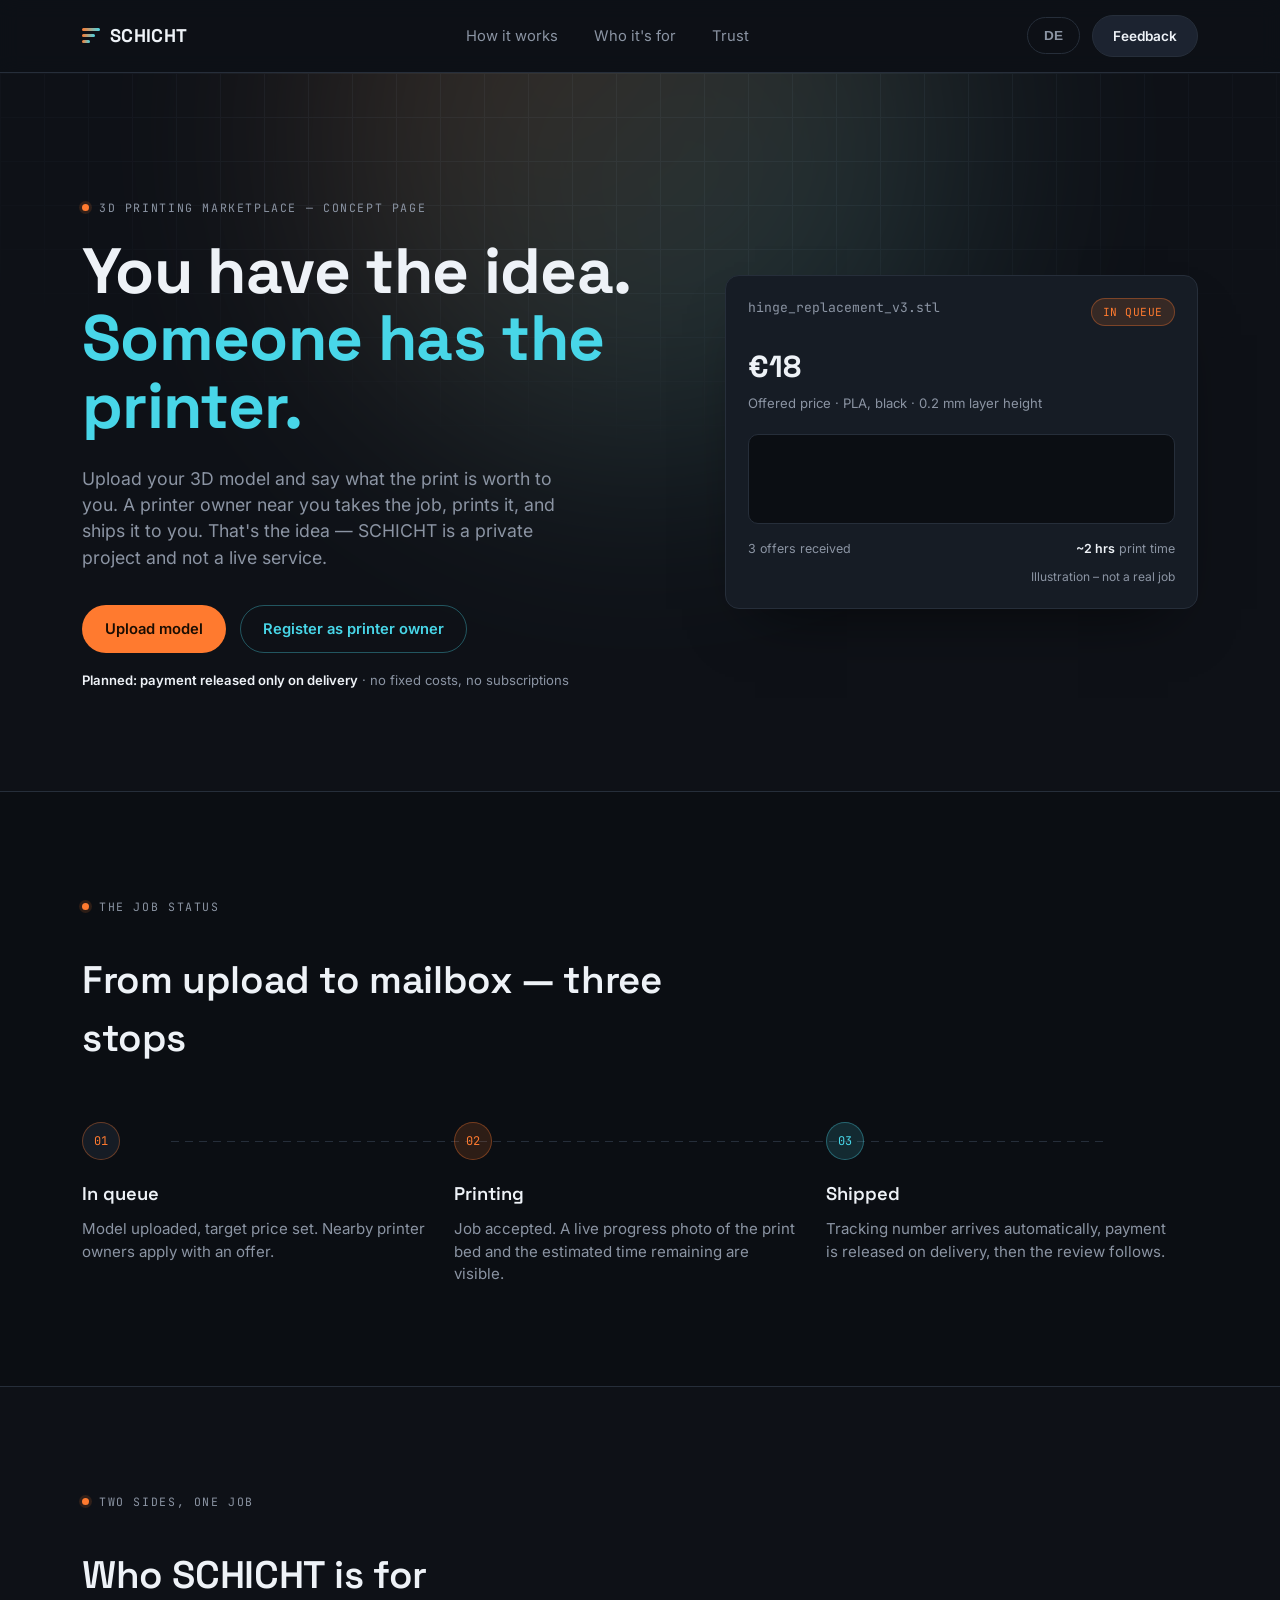
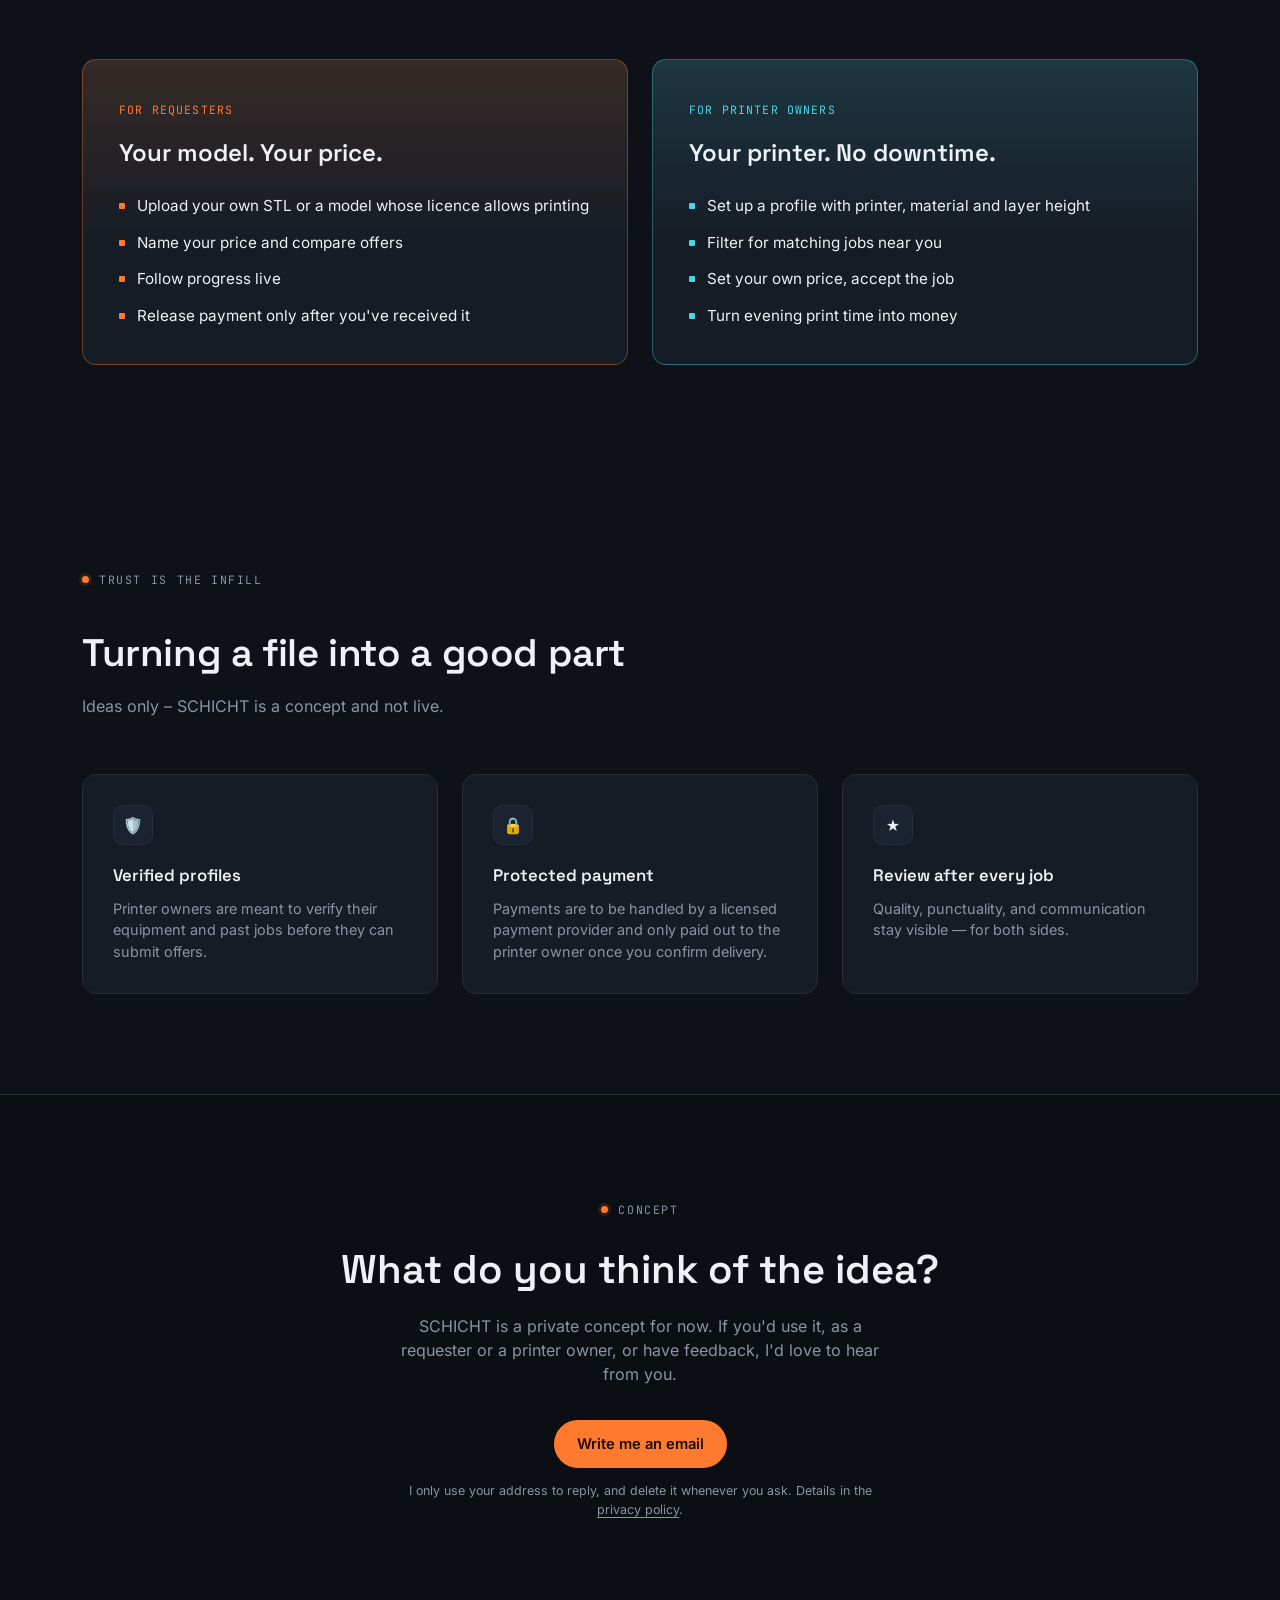
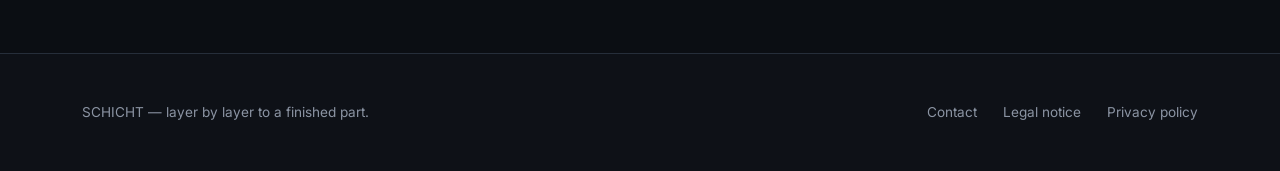
<file: index.html>
<!DOCTYPE html>
<html lang="en">
<head>
<meta charset="UTF-8">
<meta name="viewport" content="width=device-width, initial-scale=1.0">
<title id="pageTitle">SCHICHT — Your Model. Someone's Printer.</title>
<meta name="description" content="SCHICHT – geplanter Peer-to-Peer-Marktplatz für 3D-Druck. Die Plattform befindet sich in Entwicklung.">
<!-- Schriften lokal gehostet (keine Verbindung zu Google Fonts), Lizenz: SIL OFL 1.1 -->
<link rel="stylesheet" href="fonts/fonts.css">
<style>
  :root{
    --bg:#0e1117;
    --bg-alt:#0b0e13;
    --panel:#161c25;
    --panel-2:#1c2330;
    --line:#262e3a;
    --text:#eef2f7;
    --text-dim:#8b94a3;
    --warm:#ff7a2f;
    --warm-soft:rgba(255,122,47,0.14);
    --warm-line:rgba(255,122,47,0.35);
    --cool:#48d6e8;
    --cool-soft:rgba(72,214,232,0.14);
    --cool-line:rgba(72,214,232,0.35);
    --radius:14px;
  }

  *{box-sizing:border-box; margin:0; padding:0;}

  html{scroll-behavior:smooth;}

  body{
    background:var(--bg);
    color:var(--text);
    font-family:'Inter', system-ui, -apple-system, 'Segoe UI', Roboto, sans-serif;
    line-height:1.5;
    -webkit-font-smoothing:antialiased;
    overflow-x:hidden;
  }

  .mono{font-family:'JetBrains Mono', monospace;}
  h1,h2,h3,.display{font-family:'Space Grotesk', sans-serif;}

  .wrap{
    max-width:1180px;
    margin:0 auto;
    padding:0 32px;
  }

  a{color:inherit; text-decoration:none;}

  /* background blueprint grid */
  .grid-bg{
    position:absolute; inset:0;
    background-image:
      linear-gradient(var(--line) 1px, transparent 1px),
      linear-gradient(90deg, var(--line) 1px, transparent 1px);
    background-size:44px 44px;
    opacity:0.35;
    mask-image:radial-gradient(ellipse 70% 60% at 50% 0%, black 40%, transparent 90%);
    -webkit-mask-image:radial-gradient(ellipse 70% 60% at 50% 0%, black 40%, transparent 90%);
  }

  /* ---------- NAV ---------- */
  nav{
    position:sticky; top:0; z-index:50;
    background:rgba(14,17,23,0.85);
    backdrop-filter:blur(10px);
    border-bottom:1px solid var(--line);
  }
  nav .wrap{
    display:flex; align-items:center; justify-content:space-between;
    height:72px;
  }
  .logo{
    display:flex; align-items:center; gap:10px;
    font-family:'Space Grotesk', sans-serif;
    font-weight:700; font-size:1.15rem; letter-spacing:0.02em;
  }
  .logo-mark{
    display:flex; flex-direction:column; gap:3px;
  }
  .logo-mark span{
    display:block; height:3px; border-radius:2px;
    background:linear-gradient(90deg, var(--warm), var(--cool));
  }
  .logo-mark span:nth-child(1){width:18px;}
  .logo-mark span:nth-child(2){width:13px;}
  .logo-mark span:nth-child(3){width:8px;}

  .nav-links{
    display:flex; gap:36px; font-size:0.92rem; color:var(--text-dim);
  }
  .nav-links a:hover{color:var(--text);}

  .btn{
    display:inline-flex; align-items:center; justify-content:center;
    padding:12px 22px; border-radius:999px; font-weight:600; font-size:0.92rem;
    border:1px solid transparent; cursor:pointer; transition:transform .15s ease, opacity .15s ease;
    white-space:nowrap;
  }
  .btn:hover{transform:translateY(-1px);}
  .btn-warm{background:var(--warm); color:#1a0d02;}
  .btn-warm:hover{opacity:0.92;}
  .btn-cool-outline{background:transparent; color:var(--cool); border-color:var(--cool-line);}
  .btn-cool-outline:hover{background:var(--cool-soft);}
  .btn-nav{padding:10px 20px; font-size:0.85rem; background:var(--panel-2); border-color:var(--line);}

  @media (max-width:820px){ .nav-links{display:none;} }

  .nav-actions{display:flex; align-items:center; gap:12px;}
  .lang-toggle{
    padding:10px 16px; font-size:0.85rem; background:transparent;
    border:1px solid var(--line); color:var(--text-dim); gap:6px;
  }
  .lang-toggle:hover{color:var(--text); border-color:var(--cool-line);}

  /* ---------- HERO ---------- */
  .hero{
    position:relative;
    padding:120px 0 100px;
    overflow:hidden;
  }
  .hero-glow{
    position:absolute; width:640px; height:640px; border-radius:50%;
    filter:blur(120px); opacity:0.20; z-index:0;
    background:linear-gradient(135deg, var(--warm), var(--cool));
    top:-260px; left:50%; transform:translateX(-50%);
  }
  .hero-inner{
    position:relative; z-index:1;
    display:grid; grid-template-columns:1.1fr 0.9fr; gap:64px; align-items:center;
  }
  @media (max-width:900px){ .hero-inner{grid-template-columns:1fr;} .hero{padding:90px 0 60px;} }

  .eyebrow{
    display:inline-flex; align-items:center; gap:10px;
    font-family:'JetBrains Mono', monospace; font-size:0.72rem; letter-spacing:0.14em;
    color:var(--text-dim); text-transform:uppercase; margin-bottom:22px;
  }
  .eyebrow::before{
    content:''; width:7px; height:7px; border-radius:50%; background:var(--warm);
    box-shadow:0 0 0 3px var(--warm-soft);
  }

  .hero h1{
    font-size:clamp(2.3rem, 5.6vw, 4rem);
    line-height:1.05; font-weight:700; letter-spacing:-0.01em;
    margin-bottom:26px;
  }
  .hero h1 .line{
    display:block; overflow:hidden;
  }
  .hero h1 .line span{
    display:inline-block;
    transform:translateY(110%);
    animation:printLine .7s cubic-bezier(.2,.8,.2,1) forwards;
  }
  .hero h1 .line:nth-child(1) span{animation-delay:.15s;}
  .hero h1 .line:nth-child(2) span{animation-delay:.38s; color:var(--cool);}
  @keyframes printLine{ to{transform:translateY(0);} }

  .hero p.lead{
    font-size:1.1rem; color:var(--text-dim); max-width:480px; margin-bottom:34px;
  }

  .hero-ctas{display:flex; gap:14px; flex-wrap:wrap; margin-bottom:18px;}
  .hero-note{font-size:0.82rem; color:var(--text-dim);}
  .hero-note b{color:var(--text); font-weight:600;}

  /* job card mock */
  .job-card{
    background:var(--panel);
    border:1px solid var(--line);
    border-radius:var(--radius);
    padding:22px;
    box-shadow:0 30px 60px -30px rgba(0,0,0,0.6);
    position:relative;
  }
  .job-card-top{
    display:flex; justify-content:space-between; align-items:flex-start; margin-bottom:18px;
  }
  .job-file{font-family:'JetBrains Mono', monospace; font-size:0.82rem; color:var(--text-dim);}
  .status-pill{
    font-family:'JetBrains Mono', monospace; font-size:0.7rem; letter-spacing:0.05em;
    padding:5px 11px; border-radius:999px; background:var(--warm-soft); color:var(--warm);
    border:1px solid var(--warm-line); text-transform:uppercase;
  }
  .job-price{font-size:1.9rem; font-weight:700; font-family:'Space Grotesk', sans-serif; margin-bottom:4px;}
  .job-sub{font-size:0.82rem; color:var(--text-dim); margin-bottom:20px;}

  .layer-viz{
    display:flex; flex-direction:column-reverse; gap:3px; height:90px; justify-content:flex-start;
    padding:12px; background:var(--bg-alt); border-radius:10px; border:1px solid var(--line);
    margin-bottom:16px;
  }
  .layer-viz .layer{
    height:6px; border-radius:3px;
    background:linear-gradient(90deg, var(--warm), var(--cool));
    opacity:0; width:0%;
    animation:layerFill 3.2s ease-in-out infinite;
  }
  .layer-viz .layer:nth-child(1){animation-delay:0s; width:96%;}
  .layer-viz .layer:nth-child(2){animation-delay:.15s; width:88%;}
  .layer-viz .layer:nth-child(3){animation-delay:.3s; width:92%;}
  .layer-viz .layer:nth-child(4){animation-delay:.45s; width:80%;}
  .layer-viz .layer:nth-child(5){animation-delay:.6s; width:70%;}
  .layer-viz .layer:nth-child(6){animation-delay:.75s; width:55%;}
  @keyframes layerFill{
    0%{opacity:0; transform:scaleX(0); transform-origin:left;}
    18%{opacity:1; transform:scaleX(1);}
    85%{opacity:1;}
    100%{opacity:0.15;}
  }

  .job-meta{display:flex; justify-content:space-between; font-size:0.78rem; color:var(--text-dim);}
  .job-meta b{color:var(--text); font-weight:600;}

  /* ---------- SECTION shared ---------- */
  section{padding:100px 0;}
  .section-head{max-width:600px; margin-bottom:56px;}
  .section-head h2{font-size:clamp(1.7rem, 3.4vw, 2.4rem); font-weight:600; margin-top:14px; letter-spacing:-0.01em;}

  [data-reveal]{opacity:0; transform:translateY(18px); transition:opacity .6s ease, transform .6s ease;}
  [data-reveal].is-visible{opacity:1; transform:translateY(0);}

  /* ---------- PROCESS ---------- */
  .process{border-top:1px solid var(--line); border-bottom:1px solid var(--line); background:var(--bg-alt);}
  .process-track{
    display:grid; grid-template-columns:repeat(3,1fr); gap:0; position:relative;
  }
  .process-track::before{
    content:''; position:absolute; top:19px; left:8%; right:8%; height:1px;
    background-image:linear-gradient(90deg, var(--line) 60%, transparent 40%);
    background-size:14px 1px;
  }
  @media (max-width:820px){ .process-track{grid-template-columns:1fr; gap:36px;} .process-track::before{display:none;} }

  .process-step{padding-right:28px;}
  .step-dot{
    width:38px; height:38px; border-radius:50%; display:flex; align-items:center; justify-content:center;
    background:var(--panel); border:1px solid var(--line); margin-bottom:20px; position:relative; z-index:1;
    font-family:'JetBrains Mono', monospace; font-size:0.75rem; color:var(--text-dim);
  }
  .process-step:nth-child(1) .step-dot{border-color:var(--warm-line); color:var(--warm);}
  .process-step:nth-child(2) .step-dot{border-color:var(--warm-line); background:var(--warm-soft); color:var(--warm);}
  .process-step:nth-child(3) .step-dot{border-color:var(--cool-line); background:var(--cool-soft); color:var(--cool);}
  .process-step h3{font-size:1.15rem; font-weight:600; margin-bottom:10px;}
  .process-step p{color:var(--text-dim); font-size:0.94rem;}

  /* ---------- FOR WHOM ---------- */
  .whom-grid{display:grid; grid-template-columns:1fr 1fr; gap:24px;}
  @media (max-width:820px){ .whom-grid{grid-template-columns:1fr;} }
  .whom-card{
    border-radius:var(--radius); padding:36px; border:1px solid var(--line);
  }
  .whom-card.warm{background:linear-gradient(180deg, var(--warm-soft), transparent 60%), var(--panel); border-color:var(--warm-line);}
  .whom-card.cool{background:linear-gradient(180deg, var(--cool-soft), transparent 60%), var(--panel); border-color:var(--cool-line);}
  .whom-tag{
    font-family:'JetBrains Mono', monospace; font-size:0.72rem; letter-spacing:0.1em; text-transform:uppercase;
    margin-bottom:16px; display:inline-block;
  }
  .whom-card.warm .whom-tag{color:var(--warm);}
  .whom-card.cool .whom-tag{color:var(--cool);}
  .whom-card h3{font-size:1.5rem; font-weight:600; margin-bottom:24px;}
  .whom-card ul{list-style:none; display:flex; flex-direction:column; gap:14px;}
  .whom-card li{display:flex; gap:12px; font-size:0.95rem; color:var(--text); align-items:flex-start;}
  .whom-card li::before{content:''; width:6px; height:6px; margin-top:8px; border-radius:1px; flex:none;}
  .whom-card.warm li::before{background:var(--warm);}
  .whom-card.cool li::before{background:var(--cool);}

  /* ---------- TRUST ---------- */
  .trust-grid{display:grid; grid-template-columns:repeat(3,1fr); gap:24px;}
  @media (max-width:820px){ .trust-grid{grid-template-columns:1fr;} }
  .trust-card{
    padding:30px; border:1px solid var(--line); border-radius:var(--radius); background:var(--panel);
  }
  .trust-icon{
    width:40px; height:40px; border-radius:10px; margin-bottom:18px;
    background:var(--panel-2); border:1px solid var(--line);
    display:flex; align-items:center; justify-content:center;
  }
  .trust-card h3{font-size:1.05rem; font-weight:600; margin-bottom:10px;}
  .trust-card p{font-size:0.9rem; color:var(--text-dim);}

  /* ---------- CTA ---------- */
  .cta{
    background:var(--bg-alt); border-top:1px solid var(--line); border-bottom:1px solid var(--line);
    text-align:center;
  }
  .cta h2{font-size:clamp(1.7rem, 3.6vw, 2.5rem); font-weight:600; margin-bottom:14px;}
  .cta p{color:var(--text-dim); max-width:480px; margin:0 auto 34px;}
  .cta-form{
    display:flex; gap:10px; max-width:420px; margin:0 auto 14px; flex-wrap:wrap; justify-content:center;
  }
  .cta-form input{
    flex:1; min-width:220px; padding:13px 18px; border-radius:999px; border:1px solid var(--line);
    background:var(--panel); color:var(--text); font-family:'Inter',sans-serif; font-size:0.92rem;
  }
  .cta-form input:focus{outline:2px solid var(--cool-line); outline-offset:2px;}
  .cta-fine{font-size:0.78rem; color:var(--text-dim);}

  .cta-fine a, .footer-links a, .job-caption a{text-decoration:underline; text-underline-offset:3px;}
  .job-caption{margin-top:10px; font-size:0.75rem; color:var(--text-dim); text-align:right;}
  .dev-badge{
    display:inline-block; margin-left:8px; padding:2px 8px; border-radius:999px;
    font-family:'JetBrains Mono', monospace; font-size:0.65rem; letter-spacing:0.08em; text-transform:uppercase;
    color:var(--cool); border:1px solid var(--cool-line); background:var(--cool-soft); vertical-align:middle;
  }

  /* ---------- FOOTER ---------- */
  footer{padding:48px 0;}
  footer .wrap{
    display:flex; justify-content:space-between; align-items:center; flex-wrap:wrap; gap:20px;
  }
  .footer-tag{color:var(--text-dim); font-size:0.85rem;}
  .footer-links{display:flex; flex-wrap:wrap; gap:26px; font-size:0.85rem; color:var(--text-dim);}
  .footer-links a{text-decoration:none;}
  .footer-links a:hover{color:var(--text);}

  @media (prefers-reduced-motion: reduce){
    *{animation-duration:0.01ms !important; animation-iteration-count:1 !important; transition-duration:0.01ms !important;}
    .hero h1 .line span{transform:translateY(0);}
  }
</style>
</head>
<body>

<nav>
  <div class="wrap">
    <div class="logo">
      <span class="logo-mark"><span></span><span></span><span></span></span>
      SCHICHT
    </div>
    <div class="nav-links">
      <a href="#ablauf" data-i18n="nav.how">How it works</a>
      <a href="#zielgruppen" data-i18n="nav.who">Who it's for</a>
      <a href="#vertrauen" data-i18n="nav.trust">Trust</a>
    </div>
    <div class="nav-actions">
      <button type="button" id="langToggle" class="btn btn-nav lang-toggle" onclick="setLang(currentLang==='en'?'de':'en')" aria-label="Auf Deutsch wechseln">DE</button>
      <a href="#cta" class="btn btn-nav" data-i18n="nav.cta">Feedback</a>
    </div>
  </div>
</nav>

<header class="hero">
  <div class="grid-bg"></div>
  <div class="hero-glow"></div>
  <div class="wrap hero-inner">
    <div>
      <div class="eyebrow" data-i18n="hero.eyebrow">3D printing marketplace — peer to peer</div>
      <h1>
        <span class="line"><span data-i18n="hero.h1.line1">You have the idea.</span></span>
        <span class="line"><span data-i18n="hero.h1.line2">Someone has the printer.</span></span>
      </h1>
      <p class="lead" data-i18n="hero.lead">Upload your 3D model and say what the print is worth to you. A verified printer owner near you takes the job, prints it, and ships it to you.</p>
      <div class="hero-ctas">
        <a href="#cta" class="btn btn-warm" data-i18n="hero.cta.upload">Upload model</a>
        <a href="#cta" class="btn btn-cool-outline" data-i18n="hero.cta.register">Register as printer owner</a>
      </div>
      <p class="hero-note"><b data-i18n="hero.note.bold">Payment released only on delivery</b><span data-i18n="hero.note.rest"> · no fixed costs, no subscriptions</span></p>
    </div>

    <div class="job-card">
      <div class="job-card-top">
        <div>
          <div class="job-file" data-i18n="job.file">hinge_replacement_v3.stl</div>
        </div>
        <div class="status-pill" data-i18n="job.status">In queue</div>
      </div>
      <div class="job-price" data-i18n="job.price">€18</div>
      <div class="job-sub" data-i18n="job.sub">Offered price · PLA, black · 0.2&nbsp;mm layer height</div>
      <div class="layer-viz">
        <div class="layer"></div><div class="layer"></div><div class="layer"></div>
        <div class="layer"></div><div class="layer"></div><div class="layer"></div>
      </div>
      <div class="job-meta">
        <span data-i18n="job.meta.offers">3 offers received</span>
        <span><b data-i18n="job.meta.time">~2 hrs</b> <span data-i18n="job.meta.timelabel">print time</span></span>
      </div>
      <p class="job-caption" data-i18n="job.caption">Illustration – not a real job</p>
    </div>
  </div>
</header>

<section class="process" id="ablauf">
  <div class="wrap">
    <div class="section-head" data-reveal>
      <div class="eyebrow" data-i18n="process.eyebrow">The job status</div>
      <h2 data-i18n="process.h2">From upload to mailbox — three stops</h2>
    </div>
    <div class="process-track">
      <div class="process-step" data-reveal>
        <div class="step-dot mono">01</div>
        <h3 data-i18n="process.step1.title">In queue</h3>
        <p data-i18n="process.step1.desc">Model uploaded, target price set. Nearby printer owners apply with an offer.</p>
      </div>
      <div class="process-step" data-reveal>
        <div class="step-dot mono">02</div>
        <h3 data-i18n="process.step2.title">Printing</h3>
        <p data-i18n="process.step2.desc">Job accepted. A live progress photo of the print bed and the estimated time remaining are visible.</p>
      </div>
      <div class="process-step" data-reveal>
        <div class="step-dot mono">03</div>
        <h3 data-i18n="process.step3.title">Shipped</h3>
        <p data-i18n="process.step3.desc">Tracking number arrives automatically, payment is released on delivery, then the review follows.</p>
      </div>
    </div>
  </div>
</section>

<section id="zielgruppen">
  <div class="wrap">
    <div class="section-head" data-reveal>
      <div class="eyebrow" data-i18n="whom.eyebrow">Two sides, one job</div>
      <h2 data-i18n="whom.h2">Who SCHICHT is for</h2>
    </div>
    <div class="whom-grid">
      <div class="whom-card warm" data-reveal>
        <span class="whom-tag" data-i18n="whom.warm.tag">For requesters</span>
        <h3 data-i18n="whom.warm.h3">Your model. Your price.</h3>
        <ul>
          <li data-i18n="whom.warm.li1">Upload an STL or link to a file you found</li>
          <li data-i18n="whom.warm.li2">Name your price and compare offers</li>
          <li data-i18n="whom.warm.li3">Follow progress live</li>
          <li data-i18n="whom.warm.li4">Release payment only after you've received it</li>
        </ul>
      </div>
      <div class="whom-card cool" data-reveal>
        <span class="whom-tag" data-i18n="whom.cool.tag">For printer owners</span>
        <h3 data-i18n="whom.cool.h3">Your printer. No downtime.</h3>
        <ul>
          <li data-i18n="whom.cool.li1">Set up a profile with printer, material and layer height</li>
          <li data-i18n="whom.cool.li2">Filter for matching jobs near you</li>
          <li data-i18n="whom.cool.li3">Set your own price, accept the job</li>
          <li data-i18n="whom.cool.li4">Turn evening print time into money</li>
        </ul>
      </div>
    </div>
  </div>
</section>

<section id="vertrauen">
  <div class="wrap">
    <div class="section-head" data-reveal>
      <div class="eyebrow" data-i18n="trust.eyebrow">Trust is the infill</div>
      <h2 data-i18n="trust.h2">Turning a file into a good part</h2>
      <p style="color:var(--text-dim); margin-top:12px;" data-i18n="trust.note">Planned features – SCHICHT is not live yet.</p>
    </div>
    <div class="trust-grid">
      <div class="trust-card" data-reveal>
        <div class="trust-icon">🛡️</div>
        <h3 data-i18n="trust.card1.title">Verified profiles</h3>
        <p data-i18n="trust.card1.desc">Printer owners verify their equipment and past jobs before they can submit offers.</p>
      </div>
      <div class="trust-card" data-reveal>
        <div class="trust-icon">🔒</div>
        <h3 data-i18n="trust.card2.title">Escrow payment</h3>
        <p data-i18n="trust.card2.desc">Your money stays safely with SCHICHT until the package arrives and you confirm it.</p>
      </div>
      <div class="trust-card" data-reveal>
        <div class="trust-icon">★</div>
        <h3 data-i18n="trust.card3.title">Review after every job</h3>
        <p data-i18n="trust.card3.desc">Quality, punctuality, and communication stay visible — for both sides.</p>
      </div>
    </div>
  </div>
</section>

<section class="cta" id="cta">
  <div class="wrap">
    <div data-reveal>
      <div class="eyebrow" style="justify-content:center;" data-i18n="cta.eyebrow">Concept</div>
      <h2 data-i18n="cta.h2">Join before the first layer is laid</h2>
      <p data-i18n="cta.p">SCHICHT is being built right now. Sign up and you'll be among the first who can give or take on jobs.</p>
      <div class="cta-form">
        <a class="btn btn-warm" href="mailto:beluci3d@gmail.com?subject=SCHICHT" data-i18n="cta.button">Write me an email</a>
      </div>
      <p class="cta-fine" data-i18n="cta.fine">No spam. One email when we launch.</p>
    </div>
  </div>
</section>

<footer>
  <div class="wrap">
    <div class="footer-tag" data-i18n="footer.tag">SCHICHT — layer by layer to a finished part.</div>
    <div class="footer-links">
      <a href="mailto:beluci3d@gmail.com" data-i18n="footer.contact">Contact</a>
      <a href="impressum.html" data-i18n="footer.legal">Legal notice</a>
      <a href="datenschutz.html" data-i18n="footer.privacy">Privacy policy</a>
    </div>
  </div>
</footer>

<script>
  const io = new IntersectionObserver((entries)=>{
    entries.forEach(e=>{
      if(e.isIntersecting){ e.target.classList.add('is-visible'); io.unobserve(e.target); }
    });
  }, {threshold:0.15});
  document.querySelectorAll('[data-reveal]').forEach(el=>io.observe(el));

  const translations = {
    en: {
      title: "SCHICHT — Your Model. Someone's Printer.",
      'nav.how': "How it works",
      'nav.who': "Who it's for",
      'nav.trust': "Trust",
      'nav.cta': "Feedback",
      'hero.eyebrow': "3D printing marketplace — concept page",
      'hero.h1.line1': "You have the idea.",
      'hero.h1.line2': "Someone has the printer.",
      'hero.lead': "Upload your 3D model and say what the print is worth to you. A printer owner near you takes the job, prints it, and ships it to you. That's the idea — SCHICHT is a private project and not a live service.",
      'hero.cta.upload': "Upload model",
      'hero.cta.register': "Register as printer owner",
      'hero.note.bold': "Planned: payment released only on delivery",
      'hero.note.rest': " · no fixed costs, no subscriptions",
      'job.file': "hinge_replacement_v3.stl",
      'job.status': "In queue",
      'job.price': "€18",
      'job.sub': "Offered price · PLA, black · 0.2&nbsp;mm layer height",
      'job.caption': "Illustration – not a real job",
      'job.meta.offers': "3 offers received",
      'job.meta.time': "~2 hrs",
      'job.meta.timelabel': "print time",
      'process.eyebrow': "The job status",
      'process.h2': "From upload to mailbox — three stops",
      'process.step1.title': "In queue",
      'process.step1.desc': "Model uploaded, target price set. Nearby printer owners apply with an offer.",
      'process.step2.title': "Printing",
      'process.step2.desc': "Job accepted. A live progress photo of the print bed and the estimated time remaining are visible.",
      'process.step3.title': "Shipped",
      'process.step3.desc': "Tracking number arrives automatically, payment is released on delivery, then the review follows.",
      'whom.eyebrow': "Two sides, one job",
      'whom.h2': "Who SCHICHT is for",
      'whom.warm.tag': "For requesters",
      'whom.warm.h3': "Your model. Your price.",
      'whom.warm.li1': "Upload your own STL or a model whose licence allows printing",
      'whom.warm.li2': "Name your price and compare offers",
      'whom.warm.li3': "Follow progress live",
      'whom.warm.li4': "Release payment only after you've received it",
      'whom.cool.tag': "For printer owners",
      'whom.cool.h3': "Your printer. No downtime.",
      'whom.cool.li1': "Set up a profile with printer, material and layer height",
      'whom.cool.li2': "Filter for matching jobs near you",
      'whom.cool.li3': "Set your own price, accept the job",
      'whom.cool.li4': "Turn evening print time into money",
      'trust.eyebrow': "Trust is the infill",
      'trust.h2': "Turning a file into a good part",
      'trust.note': "Ideas only – SCHICHT is a concept and not live.",
      'trust.card1.title': "Verified profiles",
      'trust.card1.desc': "Printer owners are meant to verify their equipment and past jobs before they can submit offers.",
      'trust.card2.title': "Protected payment",
      'trust.card2.desc': "Payments are to be handled by a licensed payment provider and only paid out to the printer owner once you confirm delivery.",
      'trust.card3.title': "Review after every job",
      'trust.card3.desc': "Quality, punctuality, and communication stay visible — for both sides.",
      'cta.eyebrow': "Concept",
      'cta.h2': "What do you think of the idea?",
      'cta.p': "SCHICHT is a private concept for now. If you'd use it, as a requester or a printer owner, or have feedback, I'd love to hear from you.",
      'cta.button': "Write me an email",
      'cta.fine': "I only use your address to reply, and delete it whenever you ask. Details in the <a href=\"datenschutz.html\">privacy policy</a>.",
      'footer.tag': "SCHICHT — layer by layer to a finished part.",
      'footer.contact': "Contact",
      'footer.legal': "Legal notice",
      'footer.privacy': "Privacy policy"
    },
    de: {
      title: "SCHICHT — Dein Modell. Jemandes Drucker.",
      'nav.how': "So funktioniert's",
      'nav.who': "Für wen",
      'nav.trust': "Vertrauen",
      'nav.cta': "Feedback",
      'hero.eyebrow': "Marktplatz für 3D-Druck — Konzeptseite",
      'hero.h1.line1': "Du hast die Idee.",
      'hero.h1.line2': "Jemand hat den Drucker.",
      'hero.lead': "Lade dein 3D-Modell hoch und sag, was dir der Druck wert ist. Ein Drucker-Besitzer in deiner Nähe übernimmt den Auftrag, druckt und verschickt ihn dir. So die Idee — SCHICHT ist ein privates Projekt und noch kein echter Dienst.",
      'hero.cta.upload': "Modell hochladen",
      'hero.cta.register': "Als Drucker registrieren",
      'hero.note.bold': "Geplant: Zahlung erst bei Zustellung freigegeben",
      'hero.note.rest': " · keine Fixkosten, keine Abos",
      'job.file': "scharnier_ersatzteil_v3.stl",
      'job.status': "Warteschlange",
      'job.price': "18&nbsp;€",
      'job.sub': "Gebotener Preis · PLA, schwarz · Schichthöhe 0,2&nbsp;mm",
      'job.caption': "Illustration – kein echter Auftrag",
      'job.meta.offers': "3 Angebote eingegangen",
      'job.meta.time': "~2 Std.",
      'job.meta.timelabel': "Druckzeit",
      'process.eyebrow': "Der Auftrags-Status",
      'process.h2': "Vom Upload bis zur Post — drei Stationen",
      'process.step1.title': "Warteschlange",
      'process.step1.desc': "Modell hochgeladen, Wunschpreis genannt. Drucker-Besitzer in der Nähe bewerben sich mit einem Angebot.",
      'process.step2.title': "Wird gedruckt",
      'process.step2.desc': "Auftrag angenommen. Fortschrittsfoto vom Druckbett und geschätzte Restzeit sind live einsehbar.",
      'process.step3.title': "Versendet",
      'process.step3.desc': "Trackingnummer kommt automatisch, Zahlung wird bei Zustellung freigegeben, danach folgt die Bewertung.",
      'whom.eyebrow': "Zwei Seiten, ein Auftrag",
      'whom.h2': "Für wen SCHICHT gemacht ist",
      'whom.warm.tag': "Für Auftraggeber",
      'whom.warm.h3': "Dein Modell. Dein Preis.",
      'whom.warm.li1': "Eigenes STL hochladen oder ein Modell, dessen Lizenz den Druck erlaubt",
      'whom.warm.li2': "Wunschpreis nennen und Angebote vergleichen",
      'whom.warm.li3': "Fortschritt live mitverfolgen",
      'whom.warm.li4': "Zahlung erst nach Erhalt freigeben",
      'whom.cool.tag': "Für Drucker-Besitzer",
      'whom.cool.h3': "Dein Drucker. Kein Leerlauf.",
      'whom.cool.li1': "Profil mit Drucker, Material und Schichthöhe anlegen",
      'whom.cool.li2': "Passende Aufträge in deiner Nähe filtern",
      'whom.cool.li3': "Preis selbst festlegen, Auftrag annehmen",
      'whom.cool.li4': "Feierabend-Druckzeit zu Geld machen",
      'trust.eyebrow': "Vertrauen ist der Füllgrad",
      'trust.h2': "Damit aus einer Datei ein gutes Teil wird",
      'trust.note': "Nur Ideen – SCHICHT ist ein Konzept und nicht online.",
      'trust.card1.title': "Geprüfte Profile",
      'trust.card1.desc': "Drucker-Besitzer sollen Equipment und bisherige Aufträge verifizieren, bevor sie Angebote abgeben können.",
      'trust.card2.title': "Geschützte Zahlung",
      'trust.card2.desc': "Die Zahlung soll über einen lizenzierten Zahlungsdienstleister laufen und erst an den Drucker-Besitzer ausgezahlt werden, wenn du den Erhalt bestätigst.",
      'trust.card3.title': "Bewertung nach jedem Auftrag",
      'trust.card3.desc': "Qualität, Termintreue und Kommunikation bleiben sichtbar — für beide Seiten.",
      'cta.eyebrow': "Konzept",
      'cta.h2': "Was hältst du von der Idee?",
      'cta.p': "SCHICHT ist vorerst ein privates Konzept. Wenn du es nutzen würdest – als Auftraggeber oder mit deinem Drucker – oder Feedback hast, schreib mir gern.",
      'cta.button': "Schreib mir eine Mail",
      'cta.fine': "Ich nutze deine Adresse nur zum Antworten und lösche sie jederzeit auf Wunsch. Mehr in der <a href=\"datenschutz.html\">Datenschutzerklärung</a>.",
      'footer.tag': "SCHICHT — Schicht für Schicht zum fertigen Teil.",
      'footer.contact': "Kontakt",
      'footer.legal': "Impressum",
      'footer.privacy': "Datenschutz"
    }
  };

  let currentLang = 'en';

  function setLang(lang){
    currentLang = lang;
    const dict = translations[lang];
    document.documentElement.lang = lang;
    document.title = dict.title;

    document.querySelectorAll('[data-i18n]').forEach(el=>{
      const key = el.getAttribute('data-i18n');
      if(dict[key] !== undefined) el.innerHTML = dict[key];
    });
    document.querySelectorAll('[data-i18n-placeholder]').forEach(el=>{
      const key = el.getAttribute('data-i18n-placeholder');
      if(dict[key] !== undefined) el.setAttribute('placeholder', dict[key]);
    });

    const toggle = document.getElementById('langToggle');
    toggle.textContent = lang === 'en' ? 'DE' : 'EN';
    toggle.setAttribute('aria-label', lang === 'en' ? 'Auf Deutsch wechseln' : 'Switch to English');
  }

  setLang((navigator.language || '').toLowerCase().startsWith('de') ? 'de' : 'en');
</script>

</body>
</html>
</file>
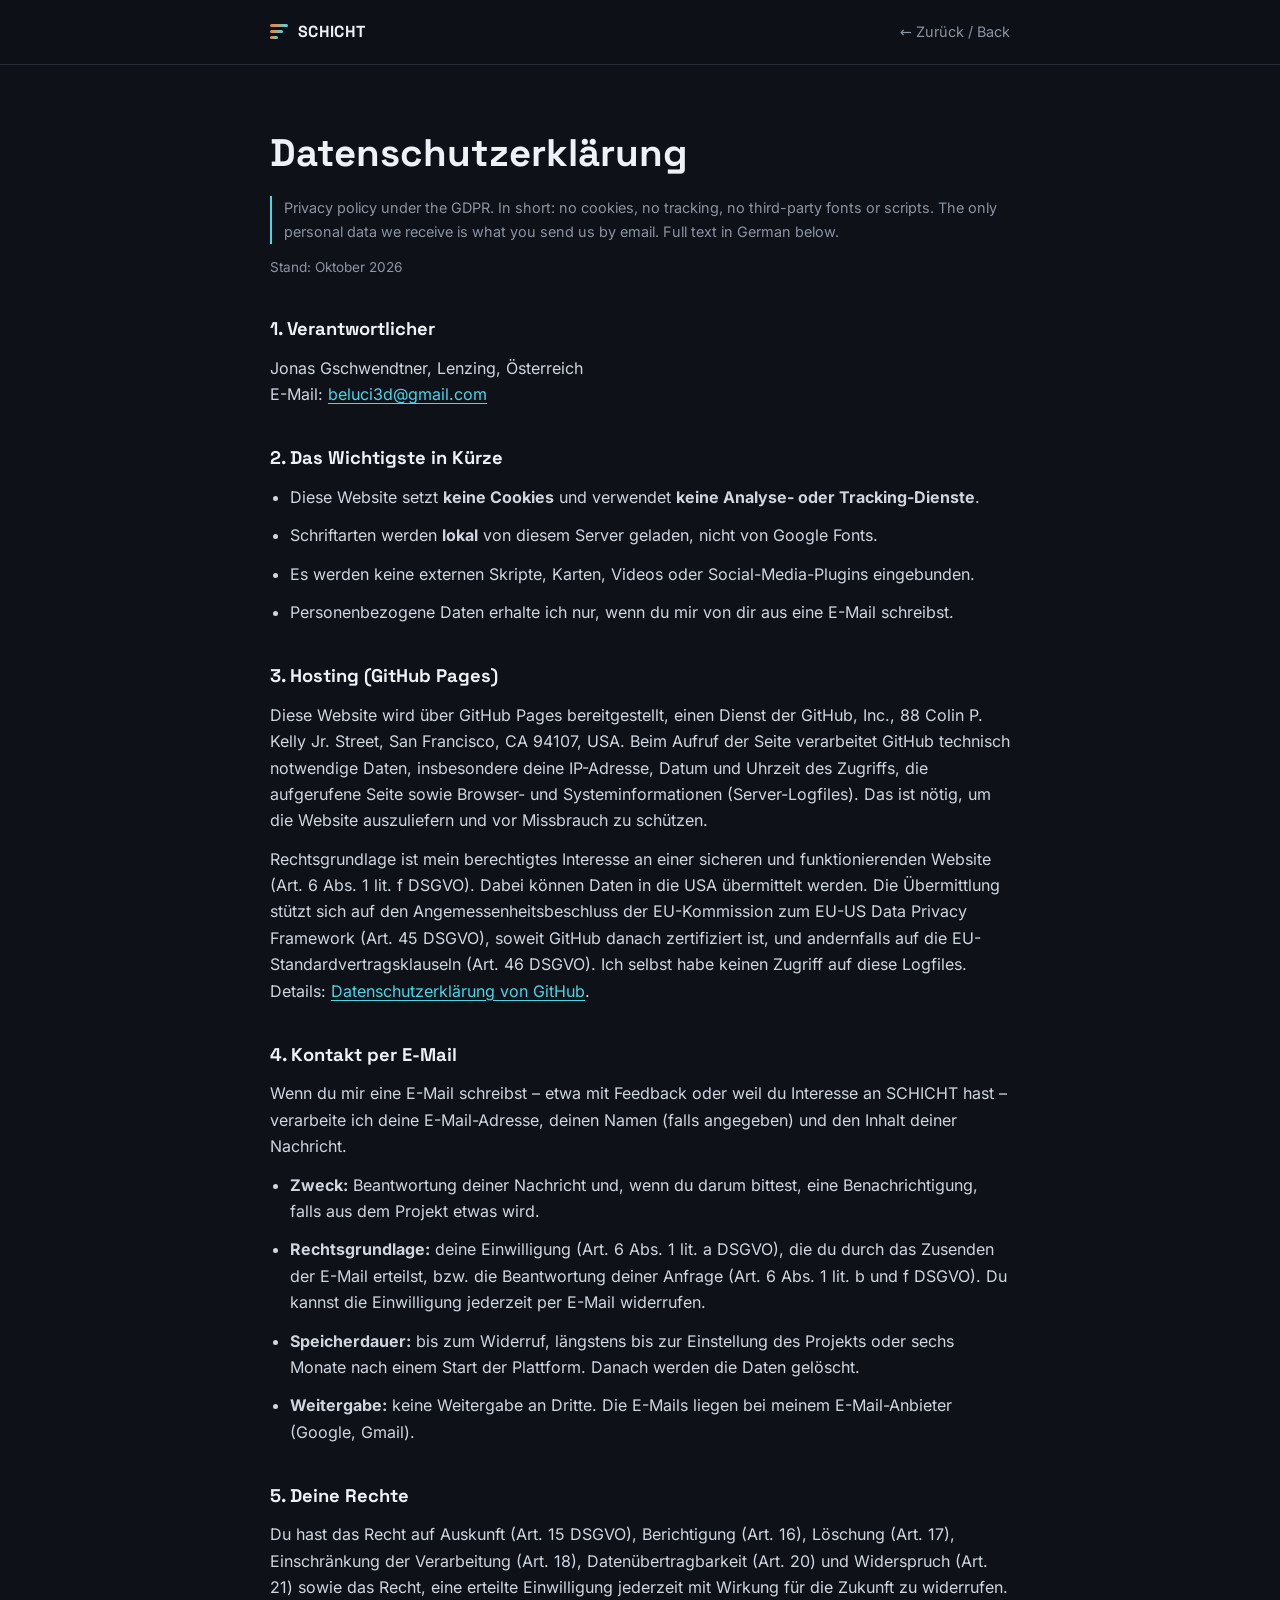
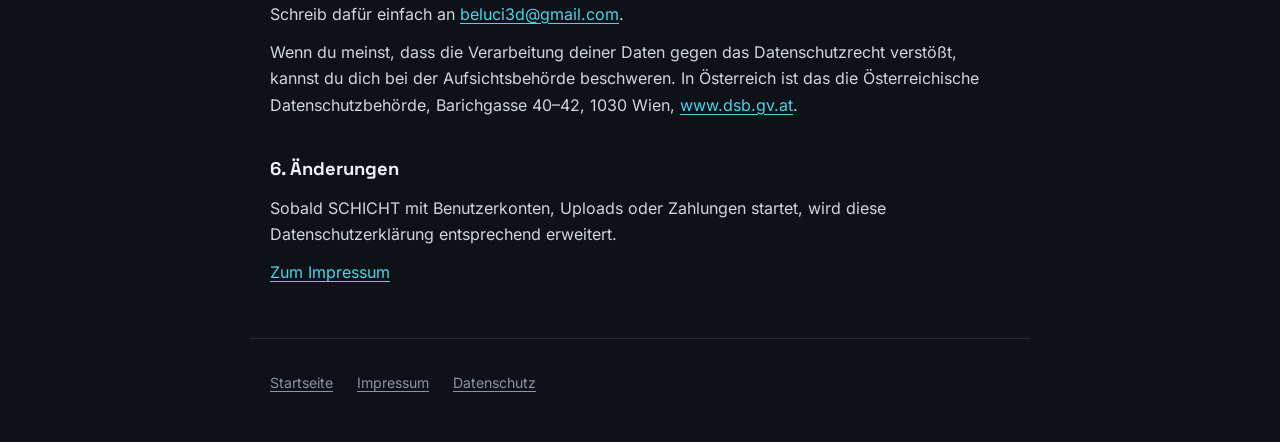
<file: datenschutz.html>
<!DOCTYPE html>
<html lang="de">
<head>
<meta charset="UTF-8">
<meta name="viewport" content="width=device-width, initial-scale=1.0">
<title>Datenschutzerklärung – SCHICHT</title>
<meta name="robots" content="noindex">
<link rel="stylesheet" href="fonts/fonts.css">
<link rel="stylesheet" href="legal.css">
</head>
<body>
<header class="top">
  <div class="wrap">
    <a href="index.html" class="logo"><span class="logo-mark"><span></span><span></span><span></span></span>SCHICHT</a>
    <a href="index.html" class="back">← Zurück / Back</a>
  </div>
</header>

<main class="wrap legal">
  <h1>Datenschutzerklärung</h1>
  <p class="en">Privacy policy under the GDPR. In short: no cookies, no tracking, no third-party fonts or scripts. The only personal data we receive is what you send us by email. Full text in German below.</p>
  <p class="meta">Stand: Oktober 2026</p>

  <h2>1. Verantwortlicher</h2>
  <p>
    Jonas Gschwendtner, Lenzing, Österreich<br>
    E-Mail: <a href="mailto:beluci3d@gmail.com">beluci3d@gmail.com</a>
  </p>

  <h2>2. Das Wichtigste in Kürze</h2>
  <ul>
    <li>Diese Website setzt <strong>keine Cookies</strong> und verwendet <strong>keine Analyse- oder Tracking-Dienste</strong>.</li>
    <li>Schriftarten werden <strong>lokal</strong> von diesem Server geladen, nicht von Google Fonts.</li>
    <li>Es werden keine externen Skripte, Karten, Videos oder Social-Media-Plugins eingebunden.</li>
    <li>Personenbezogene Daten erhalte ich nur, wenn du mir von dir aus eine E-Mail schreibst.</li>
  </ul>

  <h2>3. Hosting (GitHub Pages)</h2>
  <p>
    Diese Website wird über GitHub Pages bereitgestellt, einen Dienst der GitHub, Inc., 88 Colin P. Kelly Jr. Street,
    San Francisco, CA 94107, USA. Beim Aufruf der Seite verarbeitet GitHub technisch notwendige Daten, insbesondere
    deine IP-Adresse, Datum und Uhrzeit des Zugriffs, die aufgerufene Seite sowie Browser- und Systeminformationen
    (Server-Logfiles). Das ist nötig, um die Website auszuliefern und vor Missbrauch zu schützen.
  </p>
  <p>
    Rechtsgrundlage ist mein berechtigtes Interesse an einer sicheren und funktionierenden Website
    (Art. 6 Abs. 1 lit. f DSGVO). Dabei können Daten in die USA übermittelt werden. Die Übermittlung stützt sich auf den
    Angemessenheitsbeschluss der EU-Kommission zum EU-US Data Privacy Framework (Art. 45 DSGVO), soweit GitHub danach
    zertifiziert ist, und andernfalls auf die EU-Standardvertragsklauseln (Art. 46 DSGVO).
    Ich selbst habe keinen Zugriff auf diese Logfiles. Details:
    <a href="https://docs.github.com/de/site-policy/privacy-policies/github-general-privacy-statement" rel="noopener">Datenschutzerklärung von GitHub</a>.
  </p>

  <h2>4. Kontakt per E-Mail</h2>
  <p>
    Wenn du mir eine E-Mail schreibst – etwa mit Feedback oder weil du Interesse an SCHICHT hast – verarbeite ich
    deine E-Mail-Adresse, deinen Namen (falls angegeben) und den Inhalt deiner Nachricht.
  </p>
  <ul>
    <li><strong>Zweck:</strong> Beantwortung deiner Nachricht und, wenn du darum bittest, eine Benachrichtigung, falls aus dem Projekt etwas wird.</li>
    <li><strong>Rechtsgrundlage:</strong> deine Einwilligung (Art. 6 Abs. 1 lit. a DSGVO), die du durch das Zusenden der E-Mail
      erteilst, bzw. die Beantwortung deiner Anfrage (Art. 6 Abs. 1 lit. b und f DSGVO). Du kannst die Einwilligung
      jederzeit per E-Mail widerrufen.</li>
    <li><strong>Speicherdauer:</strong> bis zum Widerruf, längstens bis zur Einstellung des Projekts oder
      sechs Monate nach einem Start der Plattform. Danach werden die Daten gelöscht.</li>
    <li><strong>Weitergabe:</strong> keine Weitergabe an Dritte. Die E-Mails liegen bei meinem E-Mail-Anbieter (Google, Gmail).</li>
  </ul>

  <h2>5. Deine Rechte</h2>
  <p>
    Du hast das Recht auf Auskunft (Art. 15 DSGVO), Berichtigung (Art. 16), Löschung (Art. 17), Einschränkung der
    Verarbeitung (Art. 18), Datenübertragbarkeit (Art. 20) und Widerspruch (Art. 21) sowie das Recht, eine erteilte
    Einwilligung jederzeit mit Wirkung für die Zukunft zu widerrufen. Schreib dafür einfach an
    <a href="mailto:beluci3d@gmail.com">beluci3d@gmail.com</a>.
  </p>
  <p>
    Wenn du meinst, dass die Verarbeitung deiner Daten gegen das Datenschutzrecht verstößt, kannst du dich bei der
    Aufsichtsbehörde beschweren. In Österreich ist das die
    Österreichische Datenschutzbehörde, Barichgasse 40–42, 1030 Wien,
    <a href="https://www.dsb.gv.at" rel="noopener">www.dsb.gv.at</a>.
  </p>

  <h2>6. Änderungen</h2>
  <p>
    Sobald SCHICHT mit Benutzerkonten, Uploads oder Zahlungen startet, wird diese Datenschutzerklärung entsprechend erweitert.
  </p>

  <p><a href="impressum.html">Zum Impressum</a></p>
</main>

<footer class="wrap foot">
  <a href="index.html">Startseite</a>
  <a href="impressum.html">Impressum</a>
  <a href="datenschutz.html">Datenschutz</a>
</footer>
</body>
</html>
</file>
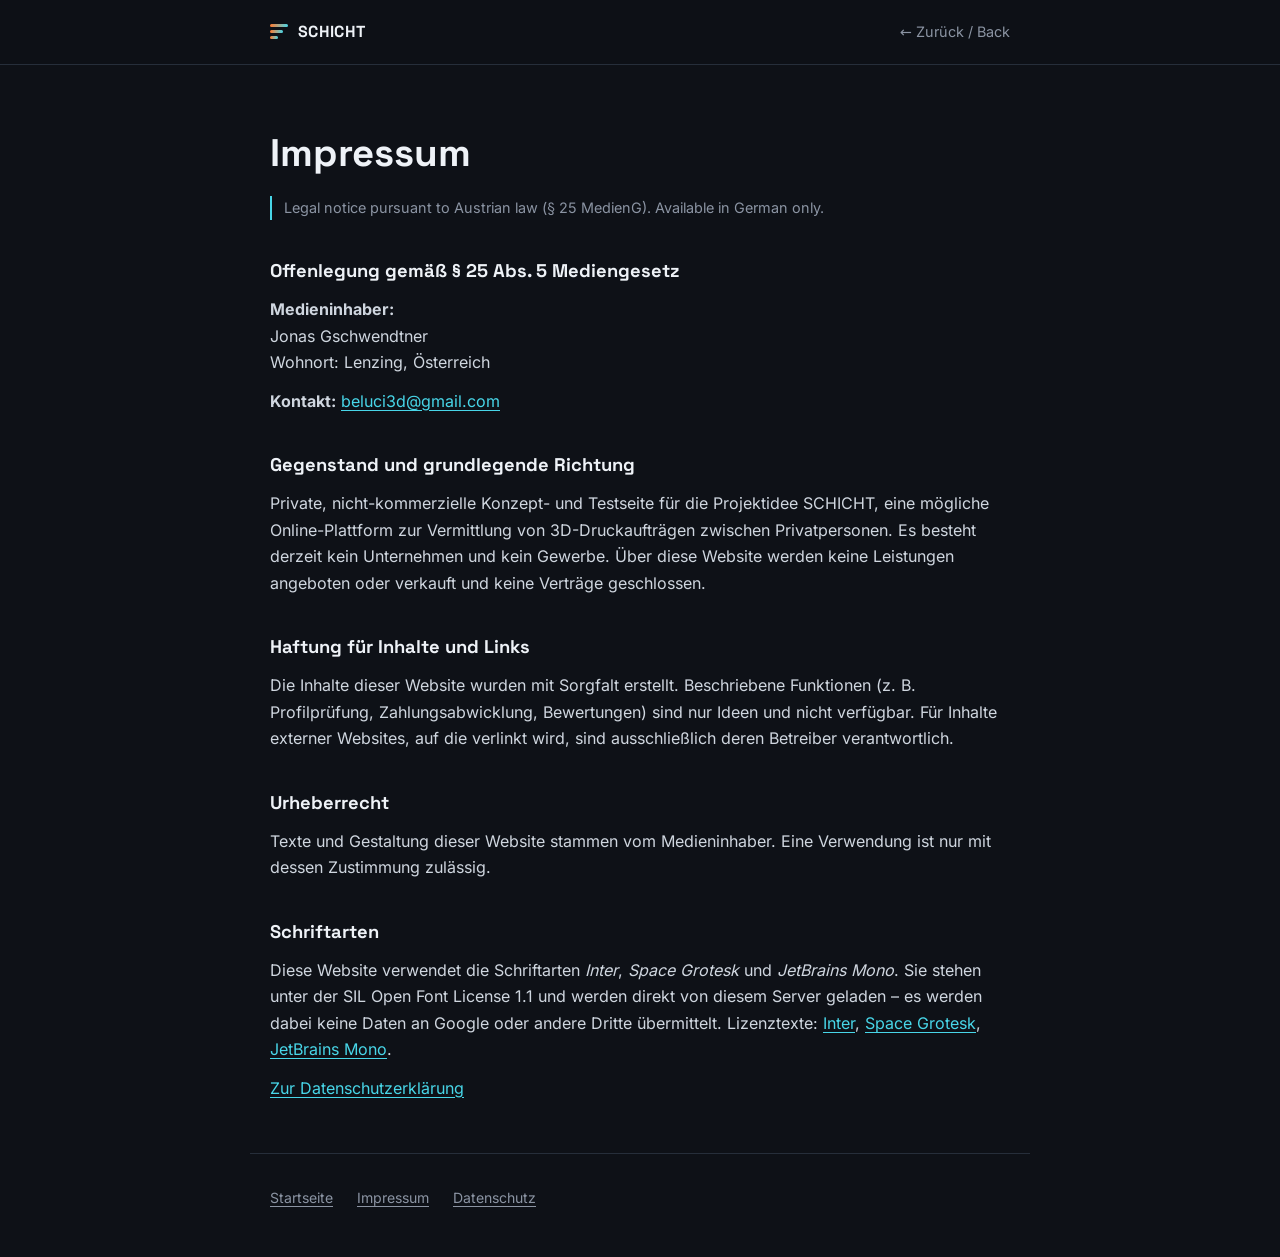
<file: impressum.html>
<!DOCTYPE html>
<html lang="de">
<head>
<meta charset="UTF-8">
<meta name="viewport" content="width=device-width, initial-scale=1.0">
<title>Impressum – SCHICHT</title>
<meta name="robots" content="noindex">
<link rel="stylesheet" href="fonts/fonts.css">
<link rel="stylesheet" href="legal.css">
</head>
<body>
<header class="top">
  <div class="wrap">
    <a href="index.html" class="logo"><span class="logo-mark"><span></span><span></span><span></span></span>SCHICHT</a>
    <a href="index.html" class="back">← Zurück / Back</a>
  </div>
</header>

<main class="wrap legal">
  <h1>Impressum</h1>
  <p class="en">Legal notice pursuant to Austrian law (§ 25 MedienG). Available in German only.</p>

  <h2>Offenlegung gemäß § 25 Abs. 5 Mediengesetz</h2>
  <p>
    <strong>Medieninhaber:</strong><br>
    Jonas Gschwendtner<br>
    Wohnort: Lenzing, Österreich
  </p>
  <p>
    <strong>Kontakt:</strong> <a href="mailto:beluci3d@gmail.com">beluci3d@gmail.com</a>
  </p>

  <h2>Gegenstand und grundlegende Richtung</h2>
  <p>
    Private, nicht-kommerzielle Konzept- und Testseite für die Projektidee SCHICHT, eine mögliche Online-Plattform
    zur Vermittlung von 3D-Druckaufträgen zwischen Privatpersonen. Es besteht derzeit kein Unternehmen und kein Gewerbe.
    Über diese Website werden keine Leistungen angeboten oder verkauft und keine Verträge geschlossen.
  </p>

  <h2>Haftung für Inhalte und Links</h2>
  <p>
    Die Inhalte dieser Website wurden mit Sorgfalt erstellt. Beschriebene Funktionen (z.&nbsp;B. Profilprüfung,
    Zahlungsabwicklung, Bewertungen) sind nur Ideen und nicht verfügbar. Für Inhalte externer Websites, auf die
    verlinkt wird, sind ausschließlich deren Betreiber verantwortlich.
  </p>

  <h2>Urheberrecht</h2>
  <p>
    Texte und Gestaltung dieser Website stammen vom Medieninhaber. Eine Verwendung ist nur mit dessen Zustimmung zulässig.
  </p>

  <h2>Schriftarten</h2>
  <p>
    Diese Website verwendet die Schriftarten <em>Inter</em>, <em>Space Grotesk</em> und <em>JetBrains Mono</em>.
    Sie stehen unter der SIL Open Font License 1.1 und werden direkt von diesem Server geladen – es werden dabei keine
    Daten an Google oder andere Dritte übermittelt.
    Lizenztexte: <a href="fonts/OFL-inter.txt">Inter</a>, <a href="fonts/OFL-space-grotesk.txt">Space Grotesk</a>,
    <a href="fonts/OFL-jetbrains-mono.txt">JetBrains Mono</a>.
  </p>

  <p><a href="datenschutz.html">Zur Datenschutzerklärung</a></p>
</main>

<footer class="wrap foot">
  <a href="index.html">Startseite</a>
  <a href="impressum.html">Impressum</a>
  <a href="datenschutz.html">Datenschutz</a>
</footer>
</body>
</html>
</file>
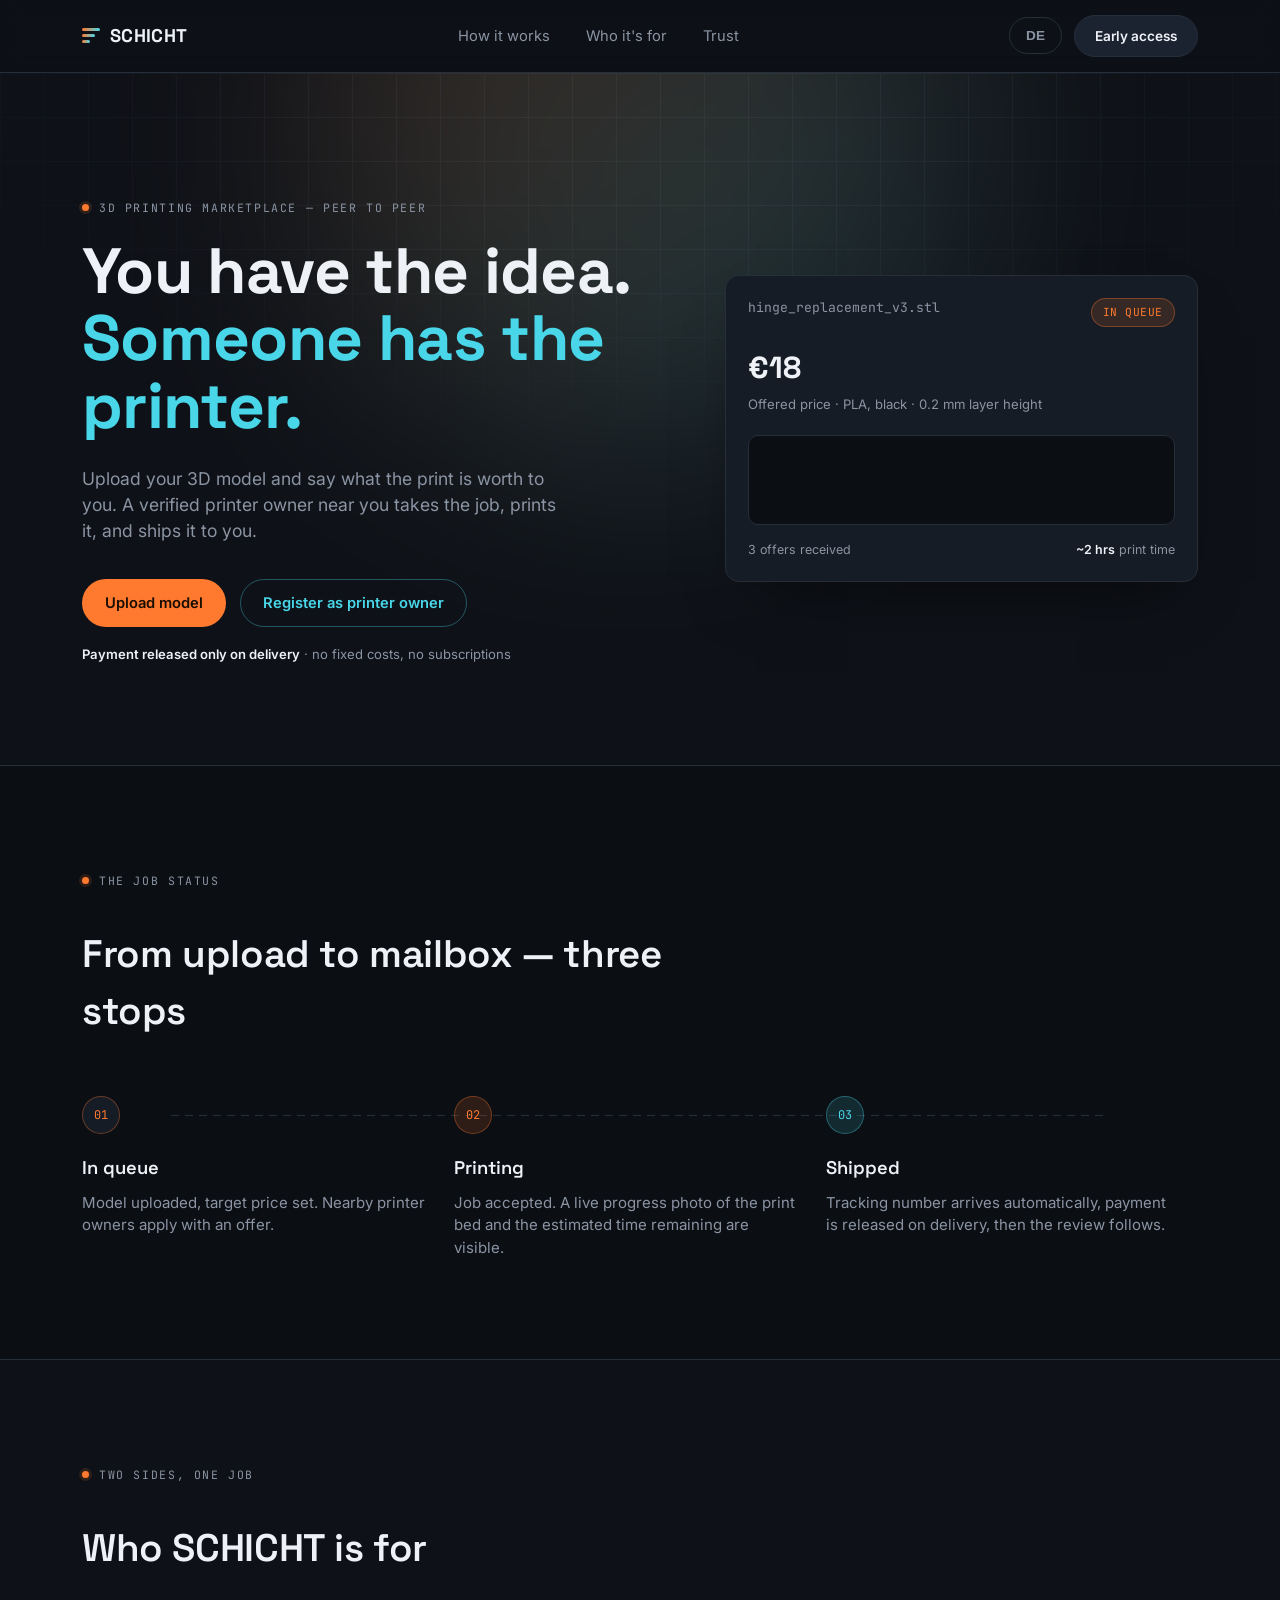
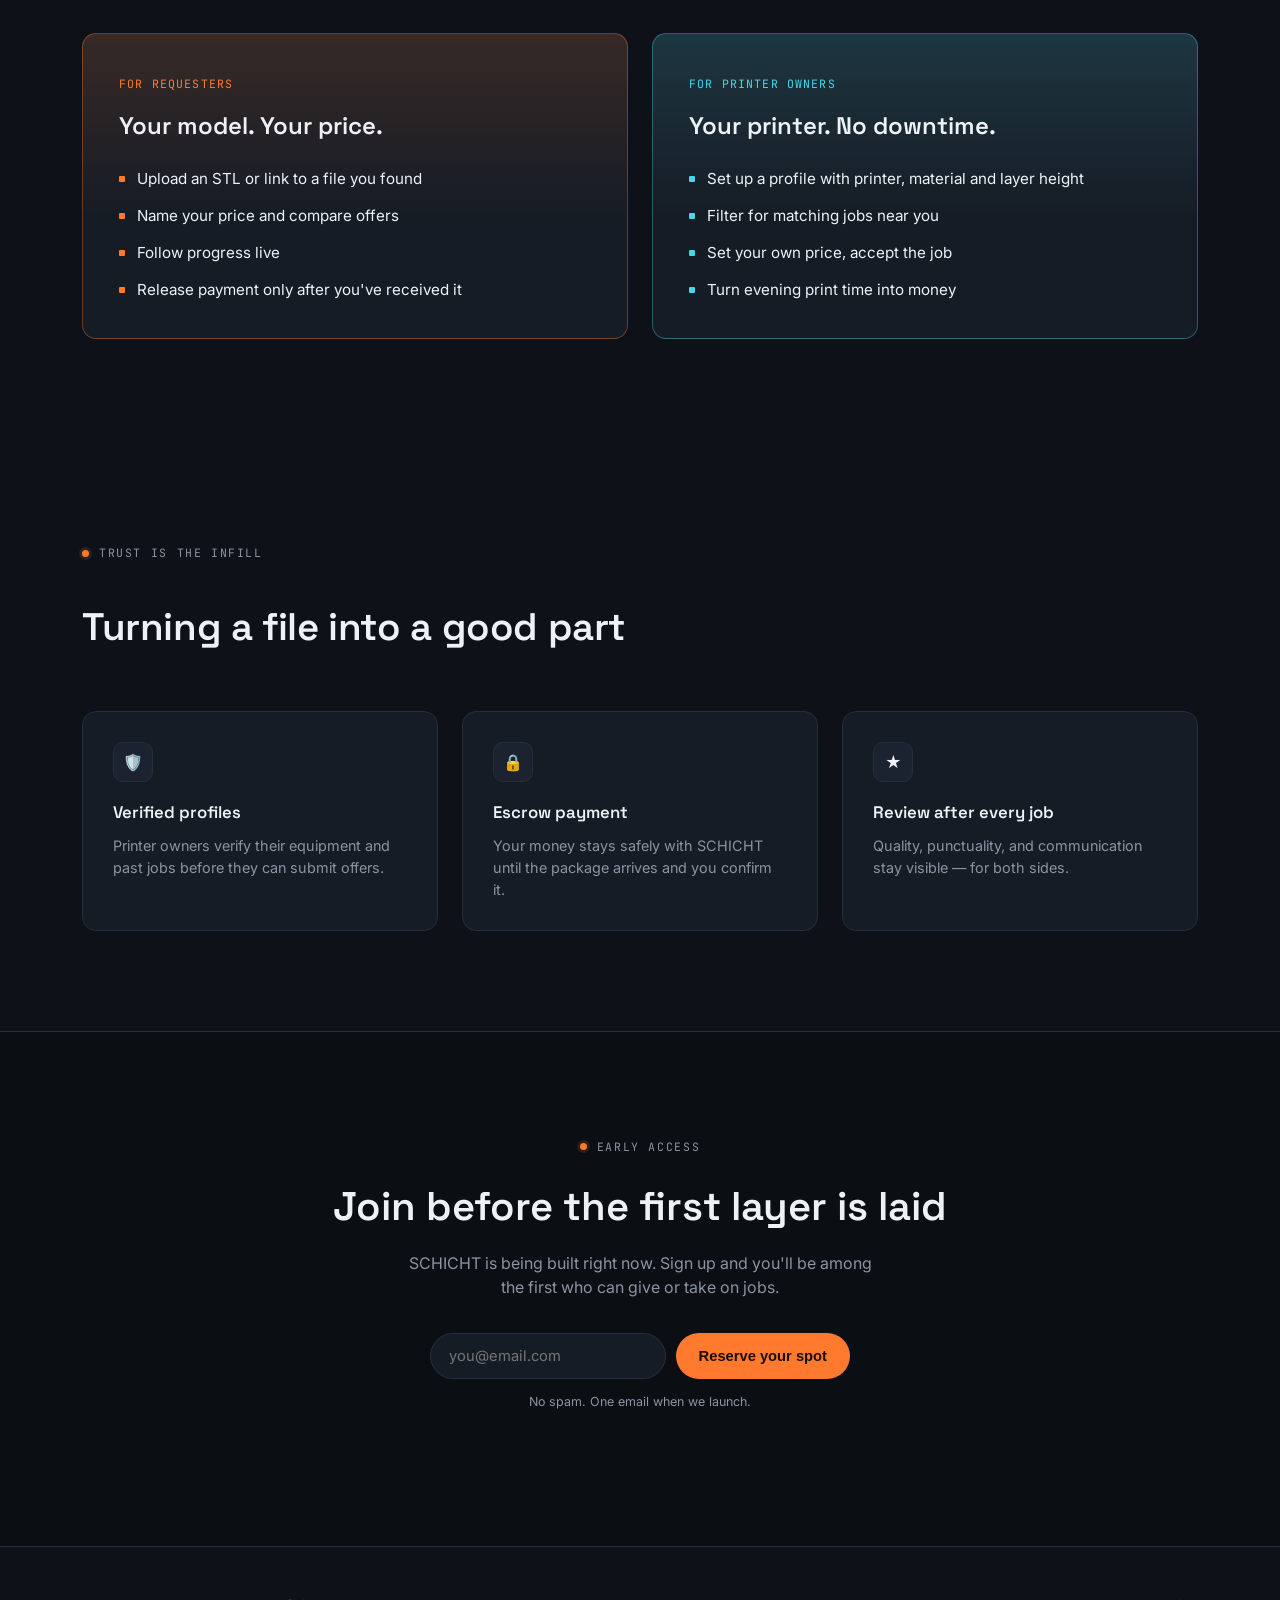
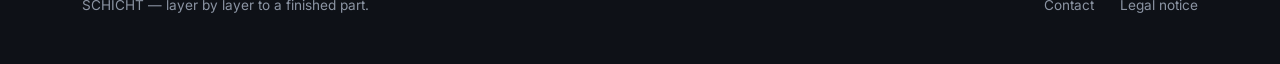
<file: index (1).html>
<!DOCTYPE html>
<html lang="en">
<head>
<meta charset="UTF-8">
<meta name="viewport" content="width=device-width, initial-scale=1.0">
<title id="pageTitle">SCHICHT — Your Model. Someone's Printer.</title>
<link rel="preconnect" href="https://fonts.googleapis.com">
<link rel="preconnect" href="https://fonts.gstatic.com" crossorigin>
<link href="https://fonts.googleapis.com/css2?family=Space+Grotesk:wght@400;500;600;700&family=Inter:wght@400;500;600;700&family=JetBrains+Mono:wght@400;500&display=swap" rel="stylesheet">
<style>
  :root{
    --bg:#0e1117;
    --bg-alt:#0b0e13;
    --panel:#161c25;
    --panel-2:#1c2330;
    --line:#262e3a;
    --text:#eef2f7;
    --text-dim:#8b94a3;
    --warm:#ff7a2f;
    --warm-soft:rgba(255,122,47,0.14);
    --warm-line:rgba(255,122,47,0.35);
    --cool:#48d6e8;
    --cool-soft:rgba(72,214,232,0.14);
    --cool-line:rgba(72,214,232,0.35);
    --radius:14px;
  }

  *{box-sizing:border-box; margin:0; padding:0;}

  html{scroll-behavior:smooth;}

  body{
    background:var(--bg);
    color:var(--text);
    font-family:'Inter', sans-serif;
    line-height:1.5;
    -webkit-font-smoothing:antialiased;
    overflow-x:hidden;
  }

  .mono{font-family:'JetBrains Mono', monospace;}
  h1,h2,h3,.display{font-family:'Space Grotesk', sans-serif;}

  .wrap{
    max-width:1180px;
    margin:0 auto;
    padding:0 32px;
  }

  a{color:inherit; text-decoration:none;}

  /* background blueprint grid */
  .grid-bg{
    position:absolute; inset:0;
    background-image:
      linear-gradient(var(--line) 1px, transparent 1px),
      linear-gradient(90deg, var(--line) 1px, transparent 1px);
    background-size:44px 44px;
    opacity:0.35;
    mask-image:radial-gradient(ellipse 70% 60% at 50% 0%, black 40%, transparent 90%);
    -webkit-mask-image:radial-gradient(ellipse 70% 60% at 50% 0%, black 40%, transparent 90%);
  }

  /* ---------- NAV ---------- */
  nav{
    position:sticky; top:0; z-index:50;
    background:rgba(14,17,23,0.85);
    backdrop-filter:blur(10px);
    border-bottom:1px solid var(--line);
  }
  nav .wrap{
    display:flex; align-items:center; justify-content:space-between;
    height:72px;
  }
  .logo{
    display:flex; align-items:center; gap:10px;
    font-family:'Space Grotesk', sans-serif;
    font-weight:700; font-size:1.15rem; letter-spacing:0.02em;
  }
  .logo-mark{
    display:flex; flex-direction:column; gap:3px;
  }
  .logo-mark span{
    display:block; height:3px; border-radius:2px;
    background:linear-gradient(90deg, var(--warm), var(--cool));
  }
  .logo-mark span:nth-child(1){width:18px;}
  .logo-mark span:nth-child(2){width:13px;}
  .logo-mark span:nth-child(3){width:8px;}

  .nav-links{
    display:flex; gap:36px; font-size:0.92rem; color:var(--text-dim);
  }
  .nav-links a:hover{color:var(--text);}

  .btn{
    display:inline-flex; align-items:center; justify-content:center;
    padding:12px 22px; border-radius:999px; font-weight:600; font-size:0.92rem;
    border:1px solid transparent; cursor:pointer; transition:transform .15s ease, opacity .15s ease;
    white-space:nowrap;
  }
  .btn:hover{transform:translateY(-1px);}
  .btn-warm{background:var(--warm); color:#1a0d02;}
  .btn-warm:hover{opacity:0.92;}
  .btn-cool-outline{background:transparent; color:var(--cool); border-color:var(--cool-line);}
  .btn-cool-outline:hover{background:var(--cool-soft);}
  .btn-nav{padding:10px 20px; font-size:0.85rem; background:var(--panel-2); border-color:var(--line);}

  @media (max-width:820px){ .nav-links{display:none;} }

  .nav-actions{display:flex; align-items:center; gap:12px;}
  .lang-toggle{
    padding:10px 16px; font-size:0.85rem; background:transparent;
    border:1px solid var(--line); color:var(--text-dim); gap:6px;
  }
  .lang-toggle:hover{color:var(--text); border-color:var(--cool-line);}

  /* ---------- HERO ---------- */
  .hero{
    position:relative;
    padding:120px 0 100px;
    overflow:hidden;
  }
  .hero-glow{
    position:absolute; width:640px; height:640px; border-radius:50%;
    filter:blur(120px); opacity:0.20; z-index:0;
    background:linear-gradient(135deg, var(--warm), var(--cool));
    top:-260px; left:50%; transform:translateX(-50%);
  }
  .hero-inner{
    position:relative; z-index:1;
    display:grid; grid-template-columns:1.1fr 0.9fr; gap:64px; align-items:center;
  }
  @media (max-width:900px){ .hero-inner{grid-template-columns:1fr;} .hero{padding:90px 0 60px;} }

  .eyebrow{
    display:inline-flex; align-items:center; gap:10px;
    font-family:'JetBrains Mono', monospace; font-size:0.72rem; letter-spacing:0.14em;
    color:var(--text-dim); text-transform:uppercase; margin-bottom:22px;
  }
  .eyebrow::before{
    content:''; width:7px; height:7px; border-radius:50%; background:var(--warm);
    box-shadow:0 0 0 3px var(--warm-soft);
  }

  .hero h1{
    font-size:clamp(2.3rem, 5.6vw, 4rem);
    line-height:1.05; font-weight:700; letter-spacing:-0.01em;
    margin-bottom:26px;
  }
  .hero h1 .line{
    display:block; overflow:hidden;
  }
  .hero h1 .line span{
    display:inline-block;
    transform:translateY(110%);
    animation:printLine .7s cubic-bezier(.2,.8,.2,1) forwards;
  }
  .hero h1 .line:nth-child(1) span{animation-delay:.15s;}
  .hero h1 .line:nth-child(2) span{animation-delay:.38s; color:var(--cool);}
  @keyframes printLine{ to{transform:translateY(0);} }

  .hero p.lead{
    font-size:1.1rem; color:var(--text-dim); max-width:480px; margin-bottom:34px;
  }

  .hero-ctas{display:flex; gap:14px; flex-wrap:wrap; margin-bottom:18px;}
  .hero-note{font-size:0.82rem; color:var(--text-dim);}
  .hero-note b{color:var(--text); font-weight:600;}

  /* job card mock */
  .job-card{
    background:var(--panel);
    border:1px solid var(--line);
    border-radius:var(--radius);
    padding:22px;
    box-shadow:0 30px 60px -30px rgba(0,0,0,0.6);
    position:relative;
  }
  .job-card-top{
    display:flex; justify-content:space-between; align-items:flex-start; margin-bottom:18px;
  }
  .job-file{font-family:'JetBrains Mono', monospace; font-size:0.82rem; color:var(--text-dim);}
  .status-pill{
    font-family:'JetBrains Mono', monospace; font-size:0.7rem; letter-spacing:0.05em;
    padding:5px 11px; border-radius:999px; background:var(--warm-soft); color:var(--warm);
    border:1px solid var(--warm-line); text-transform:uppercase;
  }
  .job-price{font-size:1.9rem; font-weight:700; font-family:'Space Grotesk', sans-serif; margin-bottom:4px;}
  .job-sub{font-size:0.82rem; color:var(--text-dim); margin-bottom:20px;}

  .layer-viz{
    display:flex; flex-direction:column-reverse; gap:3px; height:90px; justify-content:flex-start;
    padding:12px; background:var(--bg-alt); border-radius:10px; border:1px solid var(--line);
    margin-bottom:16px;
  }
  .layer-viz .layer{
    height:6px; border-radius:3px;
    background:linear-gradient(90deg, var(--warm), var(--cool));
    opacity:0; width:0%;
    animation:layerFill 3.2s ease-in-out infinite;
  }
  .layer-viz .layer:nth-child(1){animation-delay:0s; width:96%;}
  .layer-viz .layer:nth-child(2){animation-delay:.15s; width:88%;}
  .layer-viz .layer:nth-child(3){animation-delay:.3s; width:92%;}
  .layer-viz .layer:nth-child(4){animation-delay:.45s; width:80%;}
  .layer-viz .layer:nth-child(5){animation-delay:.6s; width:70%;}
  .layer-viz .layer:nth-child(6){animation-delay:.75s; width:55%;}
  @keyframes layerFill{
    0%{opacity:0; transform:scaleX(0); transform-origin:left;}
    18%{opacity:1; transform:scaleX(1);}
    85%{opacity:1;}
    100%{opacity:0.15;}
  }

  .job-meta{display:flex; justify-content:space-between; font-size:0.78rem; color:var(--text-dim);}
  .job-meta b{color:var(--text); font-weight:600;}

  /* ---------- SECTION shared ---------- */
  section{padding:100px 0;}
  .section-head{max-width:600px; margin-bottom:56px;}
  .section-head h2{font-size:clamp(1.7rem, 3.4vw, 2.4rem); font-weight:600; margin-top:14px; letter-spacing:-0.01em;}

  [data-reveal]{opacity:0; transform:translateY(18px); transition:opacity .6s ease, transform .6s ease;}
  [data-reveal].is-visible{opacity:1; transform:translateY(0);}

  /* ---------- PROCESS ---------- */
  .process{border-top:1px solid var(--line); border-bottom:1px solid var(--line); background:var(--bg-alt);}
  .process-track{
    display:grid; grid-template-columns:repeat(3,1fr); gap:0; position:relative;
  }
  .process-track::before{
    content:''; position:absolute; top:19px; left:8%; right:8%; height:1px;
    background-image:linear-gradient(90deg, var(--line) 60%, transparent 40%);
    background-size:14px 1px;
  }
  @media (max-width:820px){ .process-track{grid-template-columns:1fr; gap:36px;} .process-track::before{display:none;} }

  .process-step{padding-right:28px;}
  .step-dot{
    width:38px; height:38px; border-radius:50%; display:flex; align-items:center; justify-content:center;
    background:var(--panel); border:1px solid var(--line); margin-bottom:20px; position:relative; z-index:1;
    font-family:'JetBrains Mono', monospace; font-size:0.75rem; color:var(--text-dim);
  }
  .process-step:nth-child(1) .step-dot{border-color:var(--warm-line); color:var(--warm);}
  .process-step:nth-child(2) .step-dot{border-color:var(--warm-line); background:var(--warm-soft); color:var(--warm);}
  .process-step:nth-child(3) .step-dot{border-color:var(--cool-line); background:var(--cool-soft); color:var(--cool);}
  .process-step h3{font-size:1.15rem; font-weight:600; margin-bottom:10px;}
  .process-step p{color:var(--text-dim); font-size:0.94rem;}

  /* ---------- FOR WHOM ---------- */
  .whom-grid{display:grid; grid-template-columns:1fr 1fr; gap:24px;}
  @media (max-width:820px){ .whom-grid{grid-template-columns:1fr;} }
  .whom-card{
    border-radius:var(--radius); padding:36px; border:1px solid var(--line);
  }
  .whom-card.warm{background:linear-gradient(180deg, var(--warm-soft), transparent 60%), var(--panel); border-color:var(--warm-line);}
  .whom-card.cool{background:linear-gradient(180deg, var(--cool-soft), transparent 60%), var(--panel); border-color:var(--cool-line);}
  .whom-tag{
    font-family:'JetBrains Mono', monospace; font-size:0.72rem; letter-spacing:0.1em; text-transform:uppercase;
    margin-bottom:16px; display:inline-block;
  }
  .whom-card.warm .whom-tag{color:var(--warm);}
  .whom-card.cool .whom-tag{color:var(--cool);}
  .whom-card h3{font-size:1.5rem; font-weight:600; margin-bottom:24px;}
  .whom-card ul{list-style:none; display:flex; flex-direction:column; gap:14px;}
  .whom-card li{display:flex; gap:12px; font-size:0.95rem; color:var(--text); align-items:flex-start;}
  .whom-card li::before{content:''; width:6px; height:6px; margin-top:8px; border-radius:1px; flex:none;}
  .whom-card.warm li::before{background:var(--warm);}
  .whom-card.cool li::before{background:var(--cool);}

  /* ---------- TRUST ---------- */
  .trust-grid{display:grid; grid-template-columns:repeat(3,1fr); gap:24px;}
  @media (max-width:820px){ .trust-grid{grid-template-columns:1fr;} }
  .trust-card{
    padding:30px; border:1px solid var(--line); border-radius:var(--radius); background:var(--panel);
  }
  .trust-icon{
    width:40px; height:40px; border-radius:10px; margin-bottom:18px;
    background:var(--panel-2); border:1px solid var(--line);
    display:flex; align-items:center; justify-content:center;
  }
  .trust-card h3{font-size:1.05rem; font-weight:600; margin-bottom:10px;}
  .trust-card p{font-size:0.9rem; color:var(--text-dim);}

  /* ---------- CTA ---------- */
  .cta{
    background:var(--bg-alt); border-top:1px solid var(--line); border-bottom:1px solid var(--line);
    text-align:center;
  }
  .cta h2{font-size:clamp(1.7rem, 3.6vw, 2.5rem); font-weight:600; margin-bottom:14px;}
  .cta p{color:var(--text-dim); max-width:480px; margin:0 auto 34px;}
  .cta-form{
    display:flex; gap:10px; max-width:420px; margin:0 auto 14px; flex-wrap:wrap; justify-content:center;
  }
  .cta-form input{
    flex:1; min-width:220px; padding:13px 18px; border-radius:999px; border:1px solid var(--line);
    background:var(--panel); color:var(--text); font-family:'Inter',sans-serif; font-size:0.92rem;
  }
  .cta-form input:focus{outline:2px solid var(--cool-line); outline-offset:2px;}
  .cta-fine{font-size:0.78rem; color:var(--text-dim);}

  /* ---------- FOOTER ---------- */
  footer{padding:48px 0;}
  footer .wrap{
    display:flex; justify-content:space-between; align-items:center; flex-wrap:wrap; gap:20px;
  }
  .footer-tag{color:var(--text-dim); font-size:0.85rem;}
  .footer-links{display:flex; gap:26px; font-size:0.85rem; color:var(--text-dim);}
  .footer-links a:hover{color:var(--text);}

  @media (prefers-reduced-motion: reduce){
    *{animation-duration:0.01ms !important; animation-iteration-count:1 !important; transition-duration:0.01ms !important;}
    .hero h1 .line span{transform:translateY(0);}
  }
</style>
</head>
<body>

<nav>
  <div class="wrap">
    <div class="logo">
      <span class="logo-mark"><span></span><span></span><span></span></span>
      SCHICHT
    </div>
    <div class="nav-links">
      <a href="#ablauf" data-i18n="nav.how">How it works</a>
      <a href="#zielgruppen" data-i18n="nav.who">Who it's for</a>
      <a href="#vertrauen" data-i18n="nav.trust">Trust</a>
    </div>
    <div class="nav-actions">
      <button type="button" id="langToggle" class="btn btn-nav lang-toggle" onclick="setLang(currentLang==='en'?'de':'en')" aria-label="Auf Deutsch wechseln">DE</button>
      <a href="#cta" class="btn btn-nav" data-i18n="nav.cta">Early access</a>
    </div>
  </div>
</nav>

<header class="hero">
  <div class="grid-bg"></div>
  <div class="hero-glow"></div>
  <div class="wrap hero-inner">
    <div>
      <div class="eyebrow" data-i18n="hero.eyebrow">3D printing marketplace — peer to peer</div>
      <h1>
        <span class="line"><span data-i18n="hero.h1.line1">You have the idea.</span></span>
        <span class="line"><span data-i18n="hero.h1.line2">Someone has the printer.</span></span>
      </h1>
      <p class="lead" data-i18n="hero.lead">Upload your 3D model and say what the print is worth to you. A verified printer owner near you takes the job, prints it, and ships it to you.</p>
      <div class="hero-ctas">
        <a href="#cta" class="btn btn-warm" data-i18n="hero.cta.upload">Upload model</a>
        <a href="#cta" class="btn btn-cool-outline" data-i18n="hero.cta.register">Register as printer owner</a>
      </div>
      <p class="hero-note"><b data-i18n="hero.note.bold">Payment released only on delivery</b><span data-i18n="hero.note.rest"> · no fixed costs, no subscriptions</span></p>
    </div>

    <div class="job-card">
      <div class="job-card-top">
        <div>
          <div class="job-file" data-i18n="job.file">hinge_replacement_v3.stl</div>
        </div>
        <div class="status-pill" data-i18n="job.status">In queue</div>
      </div>
      <div class="job-price" data-i18n="job.price">€18</div>
      <div class="job-sub" data-i18n="job.sub">Offered price · PLA, black · 0.2&nbsp;mm layer height</div>
      <div class="layer-viz">
        <div class="layer"></div><div class="layer"></div><div class="layer"></div>
        <div class="layer"></div><div class="layer"></div><div class="layer"></div>
      </div>
      <div class="job-meta">
        <span data-i18n="job.meta.offers">3 offers received</span>
        <span><b data-i18n="job.meta.time">~2 hrs</b> <span data-i18n="job.meta.timelabel">print time</span></span>
      </div>
    </div>
  </div>
</header>

<section class="process" id="ablauf">
  <div class="wrap">
    <div class="section-head" data-reveal>
      <div class="eyebrow" data-i18n="process.eyebrow">The job status</div>
      <h2 data-i18n="process.h2">From upload to mailbox — three stops</h2>
    </div>
    <div class="process-track">
      <div class="process-step" data-reveal>
        <div class="step-dot mono">01</div>
        <h3 data-i18n="process.step1.title">In queue</h3>
        <p data-i18n="process.step1.desc">Model uploaded, target price set. Nearby printer owners apply with an offer.</p>
      </div>
      <div class="process-step" data-reveal>
        <div class="step-dot mono">02</div>
        <h3 data-i18n="process.step2.title">Printing</h3>
        <p data-i18n="process.step2.desc">Job accepted. A live progress photo of the print bed and the estimated time remaining are visible.</p>
      </div>
      <div class="process-step" data-reveal>
        <div class="step-dot mono">03</div>
        <h3 data-i18n="process.step3.title">Shipped</h3>
        <p data-i18n="process.step3.desc">Tracking number arrives automatically, payment is released on delivery, then the review follows.</p>
      </div>
    </div>
  </div>
</section>

<section id="zielgruppen">
  <div class="wrap">
    <div class="section-head" data-reveal>
      <div class="eyebrow" data-i18n="whom.eyebrow">Two sides, one job</div>
      <h2 data-i18n="whom.h2">Who SCHICHT is for</h2>
    </div>
    <div class="whom-grid">
      <div class="whom-card warm" data-reveal>
        <span class="whom-tag" data-i18n="whom.warm.tag">For requesters</span>
        <h3 data-i18n="whom.warm.h3">Your model. Your price.</h3>
        <ul>
          <li data-i18n="whom.warm.li1">Upload an STL or link to a file you found</li>
          <li data-i18n="whom.warm.li2">Name your price and compare offers</li>
          <li data-i18n="whom.warm.li3">Follow progress live</li>
          <li data-i18n="whom.warm.li4">Release payment only after you've received it</li>
        </ul>
      </div>
      <div class="whom-card cool" data-reveal>
        <span class="whom-tag" data-i18n="whom.cool.tag">For printer owners</span>
        <h3 data-i18n="whom.cool.h3">Your printer. No downtime.</h3>
        <ul>
          <li data-i18n="whom.cool.li1">Set up a profile with printer, material and layer height</li>
          <li data-i18n="whom.cool.li2">Filter for matching jobs near you</li>
          <li data-i18n="whom.cool.li3">Set your own price, accept the job</li>
          <li data-i18n="whom.cool.li4">Turn evening print time into money</li>
        </ul>
      </div>
    </div>
  </div>
</section>

<section id="vertrauen">
  <div class="wrap">
    <div class="section-head" data-reveal>
      <div class="eyebrow" data-i18n="trust.eyebrow">Trust is the infill</div>
      <h2 data-i18n="trust.h2">Turning a file into a good part</h2>
    </div>
    <div class="trust-grid">
      <div class="trust-card" data-reveal>
        <div class="trust-icon">🛡️</div>
        <h3 data-i18n="trust.card1.title">Verified profiles</h3>
        <p data-i18n="trust.card1.desc">Printer owners verify their equipment and past jobs before they can submit offers.</p>
      </div>
      <div class="trust-card" data-reveal>
        <div class="trust-icon">🔒</div>
        <h3 data-i18n="trust.card2.title">Escrow payment</h3>
        <p data-i18n="trust.card2.desc">Your money stays safely with SCHICHT until the package arrives and you confirm it.</p>
      </div>
      <div class="trust-card" data-reveal>
        <div class="trust-icon">★</div>
        <h3 data-i18n="trust.card3.title">Review after every job</h3>
        <p data-i18n="trust.card3.desc">Quality, punctuality, and communication stay visible — for both sides.</p>
      </div>
    </div>
  </div>
</section>

<section class="cta" id="cta">
  <div class="wrap">
    <div data-reveal>
      <div class="eyebrow" style="justify-content:center;">Early Access</div>
      <h2 data-i18n="cta.h2">Join before the first layer is laid</h2>
      <p data-i18n="cta.p">SCHICHT is being built right now. Sign up and you'll be among the first who can give or take on jobs.</p>
      <form class="cta-form" onsubmit="return false;">
        <input type="email" placeholder="you@email.com" data-i18n-placeholder="cta.input" required>
        <button type="submit" class="btn btn-warm" data-i18n="cta.button">Reserve your spot</button>
      </form>
      <p class="cta-fine" data-i18n="cta.fine">No spam. One email when we launch.</p>
    </div>
  </div>
</section>

<footer>
  <div class="wrap">
    <div class="footer-tag" data-i18n="footer.tag">SCHICHT — layer by layer to a finished part.</div>
    <div class="footer-links">
      <a href="#" data-i18n="footer.contact">Contact</a>
      <a href="#" data-i18n="footer.legal">Legal notice</a>
    </div>
  </div>
</footer>

<script>
  const io = new IntersectionObserver((entries)=>{
    entries.forEach(e=>{
      if(e.isIntersecting){ e.target.classList.add('is-visible'); io.unobserve(e.target); }
    });
  }, {threshold:0.15});
  document.querySelectorAll('[data-reveal]').forEach(el=>io.observe(el));

  const translations = {
    en: {
      title: "SCHICHT — Your Model. Someone's Printer.",
      'nav.how': "How it works",
      'nav.who': "Who it's for",
      'nav.trust': "Trust",
      'nav.cta': "Early access",
      'hero.eyebrow': "3D printing marketplace — peer to peer",
      'hero.h1.line1': "You have the idea.",
      'hero.h1.line2': "Someone has the printer.",
      'hero.lead': "Upload your 3D model and say what the print is worth to you. A verified printer owner near you takes the job, prints it, and ships it to you.",
      'hero.cta.upload': "Upload model",
      'hero.cta.register': "Register as printer owner",
      'hero.note.bold': "Payment released only on delivery",
      'hero.note.rest': " · no fixed costs, no subscriptions",
      'job.file': "hinge_replacement_v3.stl",
      'job.status': "In queue",
      'job.price': "€18",
      'job.sub': "Offered price · PLA, black · 0.2&nbsp;mm layer height",
      'job.meta.offers': "3 offers received",
      'job.meta.time': "~2 hrs",
      'job.meta.timelabel': "print time",
      'process.eyebrow': "The job status",
      'process.h2': "From upload to mailbox — three stops",
      'process.step1.title': "In queue",
      'process.step1.desc': "Model uploaded, target price set. Nearby printer owners apply with an offer.",
      'process.step2.title': "Printing",
      'process.step2.desc': "Job accepted. A live progress photo of the print bed and the estimated time remaining are visible.",
      'process.step3.title': "Shipped",
      'process.step3.desc': "Tracking number arrives automatically, payment is released on delivery, then the review follows.",
      'whom.eyebrow': "Two sides, one job",
      'whom.h2': "Who SCHICHT is for",
      'whom.warm.tag': "For requesters",
      'whom.warm.h3': "Your model. Your price.",
      'whom.warm.li1': "Upload an STL or link to a file you found",
      'whom.warm.li2': "Name your price and compare offers",
      'whom.warm.li3': "Follow progress live",
      'whom.warm.li4': "Release payment only after you've received it",
      'whom.cool.tag': "For printer owners",
      'whom.cool.h3': "Your printer. No downtime.",
      'whom.cool.li1': "Set up a profile with printer, material and layer height",
      'whom.cool.li2': "Filter for matching jobs near you",
      'whom.cool.li3': "Set your own price, accept the job",
      'whom.cool.li4': "Turn evening print time into money",
      'trust.eyebrow': "Trust is the infill",
      'trust.h2': "Turning a file into a good part",
      'trust.card1.title': "Verified profiles",
      'trust.card1.desc': "Printer owners verify their equipment and past jobs before they can submit offers.",
      'trust.card2.title': "Escrow payment",
      'trust.card2.desc': "Your money stays safely with SCHICHT until the package arrives and you confirm it.",
      'trust.card3.title': "Review after every job",
      'trust.card3.desc': "Quality, punctuality, and communication stay visible — for both sides.",
      'cta.h2': "Join before the first layer is laid",
      'cta.p': "SCHICHT is being built right now. Sign up and you'll be among the first who can give or take on jobs.",
      'cta.input': "you@email.com",
      'cta.button': "Reserve your spot",
      'cta.fine': "No spam. One email when we launch.",
      'footer.tag': "SCHICHT — layer by layer to a finished part.",
      'footer.contact': "Contact",
      'footer.legal': "Legal notice"
    },
    de: {
      title: "SCHICHT — Dein Modell. Jemandes Drucker.",
      'nav.how': "So funktioniert's",
      'nav.who': "Für wen",
      'nav.trust': "Vertrauen",
      'nav.cta': "Früher Zugang",
      'hero.eyebrow': "Marktplatz für 3D-Druck — peer to peer",
      'hero.h1.line1': "Du hast die Idee.",
      'hero.h1.line2': "Jemand hat den Drucker.",
      'hero.lead': "Lade dein 3D-Modell hoch und sag, was dir der Druck wert ist. Ein geprüfter Drucker-Besitzer in deiner Nähe übernimmt den Auftrag, druckt und verschickt ihn dir.",
      'hero.cta.upload': "Modell hochladen",
      'hero.cta.register': "Als Drucker registrieren",
      'hero.note.bold': "Zahlung erst bei Zustellung freigegeben",
      'hero.note.rest': " · keine Fixkosten, keine Abos",
      'job.file': "scharnier_ersatzteil_v3.stl",
      'job.status': "Warteschlange",
      'job.price': "18&nbsp;€",
      'job.sub': "Gebotener Preis · PLA, schwarz · Schichthöhe 0,2&nbsp;mm",
      'job.meta.offers': "3 Angebote eingegangen",
      'job.meta.time': "~2 Std.",
      'job.meta.timelabel': "Druckzeit",
      'process.eyebrow': "Der Auftrags-Status",
      'process.h2': "Vom Upload bis zur Post — drei Stationen",
      'process.step1.title': "Warteschlange",
      'process.step1.desc': "Modell hochgeladen, Wunschpreis genannt. Drucker-Besitzer in der Nähe bewerben sich mit einem Angebot.",
      'process.step2.title': "Wird gedruckt",
      'process.step2.desc': "Auftrag angenommen. Fortschrittsfoto vom Druckbett und geschätzte Restzeit sind live einsehbar.",
      'process.step3.title': "Versendet",
      'process.step3.desc': "Trackingnummer kommt automatisch, Zahlung wird bei Zustellung freigegeben, danach folgt die Bewertung.",
      'whom.eyebrow': "Zwei Seiten, ein Auftrag",
      'whom.h2': "Für wen SCHICHT gemacht ist",
      'whom.warm.tag': "Für Auftraggeber",
      'whom.warm.h3': "Dein Modell. Dein Preis.",
      'whom.warm.li1': "STL hochladen oder ein Fundstück verlinken",
      'whom.warm.li2': "Wunschpreis nennen und Angebote vergleichen",
      'whom.warm.li3': "Fortschritt live mitverfolgen",
      'whom.warm.li4': "Zahlung erst nach Erhalt freigeben",
      'whom.cool.tag': "Für Drucker-Besitzer",
      'whom.cool.h3': "Dein Drucker. Kein Leerlauf.",
      'whom.cool.li1': "Profil mit Drucker, Material und Schichthöhe anlegen",
      'whom.cool.li2': "Passende Aufträge in deiner Nähe filtern",
      'whom.cool.li3': "Preis selbst festlegen, Auftrag annehmen",
      'whom.cool.li4': "Feierabend-Druckzeit zu Geld machen",
      'trust.eyebrow': "Vertrauen ist der Füllgrad",
      'trust.h2': "Damit aus einer Datei ein gutes Teil wird",
      'trust.card1.title': "Geprüfte Profile",
      'trust.card1.desc': "Drucker-Besitzer verifizieren Equipment und bisherige Aufträge, bevor sie Angebote abgeben können.",
      'trust.card2.title': "Treuhand-Zahlung",
      'trust.card2.desc': "Dein Geld liegt sicher auf SCHICHT, bis das Paket bei dir ankommt und du es bestätigst.",
      'trust.card3.title': "Bewertung nach jedem Auftrag",
      'trust.card3.desc': "Qualität, Termintreue und Kommunikation bleiben sichtbar — für beide Seiten.",
      'cta.h2': "Sei dabei, bevor der erste Layer liegt",
      'cta.p': "SCHICHT wird gerade gebaut. Trag dich ein und du gehörst zu den Ersten, die Aufträge geben oder annehmen können.",
      'cta.input': "deine@email.de",
      'cta.button': "Platz sichern",
      'cta.fine': "Kein Spam. Eine Mail, wenn's losgeht.",
      'footer.tag': "SCHICHT — Schicht für Schicht zum fertigen Teil.",
      'footer.contact': "Kontakt",
      'footer.legal': "Impressum"
    }
  };

  let currentLang = 'en';

  function setLang(lang){
    currentLang = lang;
    const dict = translations[lang];
    document.documentElement.lang = lang;
    document.title = dict.title;

    document.querySelectorAll('[data-i18n]').forEach(el=>{
      const key = el.getAttribute('data-i18n');
      if(dict[key] !== undefined) el.innerHTML = dict[key];
    });
    document.querySelectorAll('[data-i18n-placeholder]').forEach(el=>{
      const key = el.getAttribute('data-i18n-placeholder');
      if(dict[key] !== undefined) el.setAttribute('placeholder', dict[key]);
    });

    const toggle = document.getElementById('langToggle');
    toggle.textContent = lang === 'en' ? 'DE' : 'EN';
    toggle.setAttribute('aria-label', lang === 'en' ? 'Auf Deutsch wechseln' : 'Switch to English');
  }

  setLang('en');
</script>

</body>
</html>
</file>
<file: fonts/fonts.css>
/*
  Lokal gehostete Schriften – es werden KEINE Daten an Google oder andere Dritte übertragen.
  Alle drei Schriften stehen unter der SIL Open Font License 1.1 (siehe OFL-*.txt in diesem Ordner).
  Quelle der Dateien: Fontsource (https://fontsource.org), Teilmenge "latin" (enthält ä ö ü ß €).
*/

@font-face{
  font-family:'Inter';
  font-style:normal;
  font-display:swap;
  font-weight:100 900;
  src:url('inter-latin-wght-normal.woff2') format('woff2-variations');
}

@font-face{
  font-family:'Space Grotesk';
  font-style:normal;
  font-display:swap;
  font-weight:300 700;
  src:url('space-grotesk-latin-wght-normal.woff2') format('woff2-variations');
}

@font-face{
  font-family:'JetBrains Mono';
  font-style:normal;
  font-display:swap;
  font-weight:100 800;
  src:url('jetbrains-mono-latin-wght-normal.woff2') format('woff2-variations');
}
</file>
<file: legal.css>
:root{
  --bg:#0e1117; --panel:#161c25; --line:#262e3a;
  --text:#eef2f7; --text-dim:#8b94a3; --warm:#ff7a2f; --cool:#48d6e8;
}
*{box-sizing:border-box; margin:0; padding:0;}
body{
  background:var(--bg); color:var(--text);
  font-family:'Inter', system-ui, -apple-system, 'Segoe UI', Roboto, sans-serif;
  line-height:1.65; -webkit-font-smoothing:antialiased;
}
a{color:var(--cool); text-underline-offset:3px;}
.wrap{max-width:780px; margin:0 auto; padding:0 20px;}

.top{border-bottom:1px solid var(--line); position:sticky; top:0; background:rgba(14,17,23,0.9); backdrop-filter:blur(10px);}
.top .wrap{display:flex; align-items:center; justify-content:space-between; height:64px;}
.logo{display:flex; align-items:center; gap:10px; color:var(--text); text-decoration:none;
  font-family:'Space Grotesk', sans-serif; font-weight:700; letter-spacing:0.02em;}
.logo-mark{display:flex; flex-direction:column; gap:3px;}
.logo-mark span{display:block; height:3px; border-radius:2px; background:linear-gradient(90deg, var(--warm), var(--cool));}
.logo-mark span:nth-child(1){width:18px;} .logo-mark span:nth-child(2){width:13px;} .logo-mark span:nth-child(3){width:8px;}
.back{color:var(--text-dim); text-decoration:none; font-size:0.9rem;}
.back:hover{color:var(--text);}

.legal{padding:56px 20px 40px;}
.legal h1{font-family:'Space Grotesk', sans-serif; font-size:clamp(1.8rem, 5vw, 2.4rem); margin-bottom:12px;}
.legal h2{font-family:'Space Grotesk', sans-serif; font-size:1.15rem; margin:36px 0 10px;}
.legal p, .legal li{color:#cfd6df; margin-bottom:12px;}
.legal ul{padding-left:20px;}
.legal .en{color:var(--text-dim); font-size:0.9rem; border-left:2px solid var(--cool); padding-left:12px;}
.legal .meta{color:var(--text-dim); font-size:0.85rem;}

.foot{display:flex; gap:24px; flex-wrap:wrap; padding:32px 20px 48px; border-top:1px solid var(--line); font-size:0.88rem;}
.foot a{color:var(--text-dim);}
.foot a:hover{color:var(--text);}
</file>
